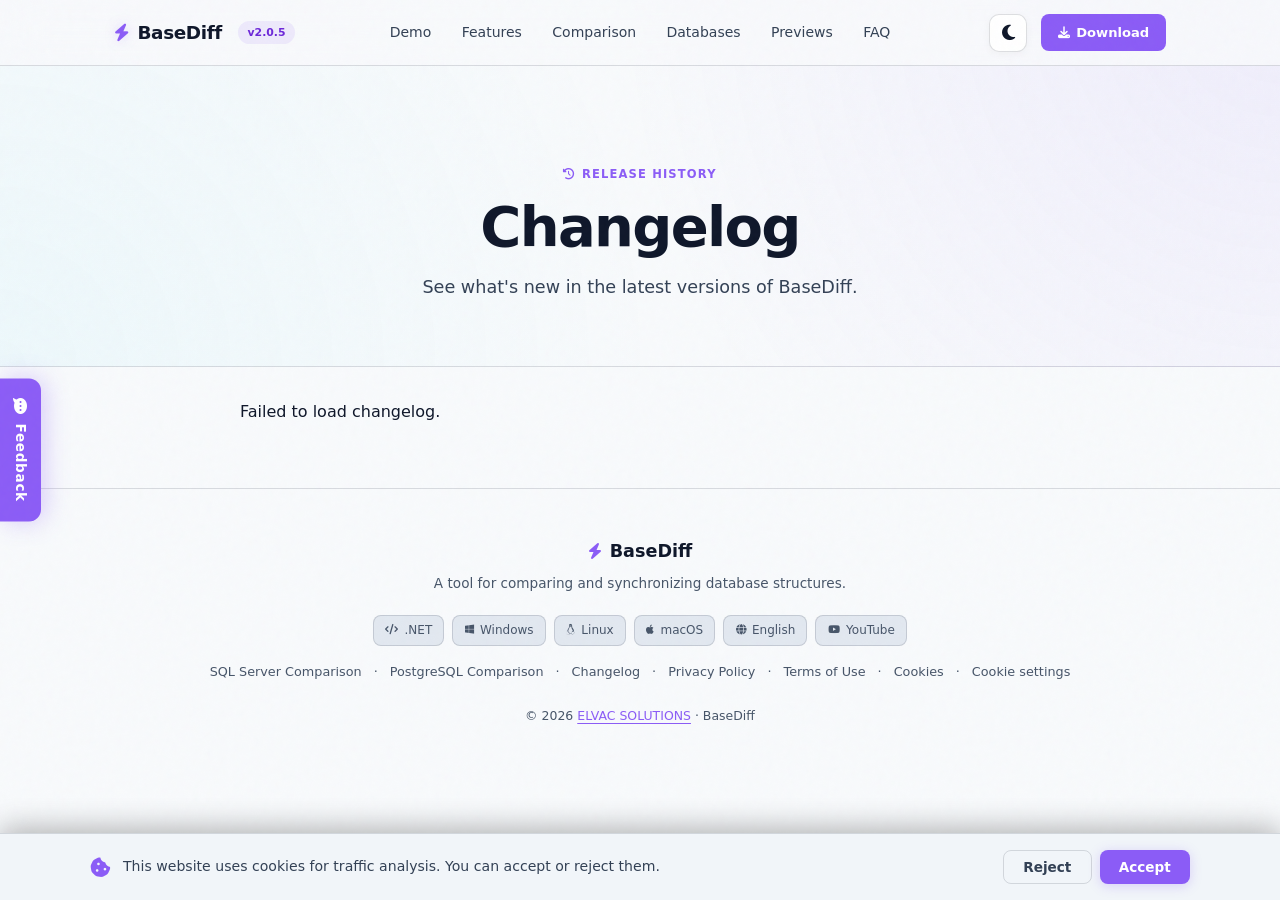
<file: changelog.html>
<!DOCTYPE html>
<html lang="en" id="root-html" data-theme="dark">

<head>
  <meta charset="UTF-8" />
  <meta name="viewport" content="width=device-width, initial-scale=1.0" />
  <meta name="theme-color" content="#09090b">
  <title>Changelog — BaseDiff</title>
  <link rel="canonical" href="https://basediff.com/changelog.html" />
  <link rel="icon" type="image/svg+xml" href="/favicon.svg" />
  <link rel="stylesheet" href="https://cdnjs.cloudflare.com/ajax/libs/font-awesome/6.6.0/css/all.min.css" />
  <link rel="stylesheet" href="/css/style.css?v=31" />
  <link rel="stylesheet" href="/css/legal.css?v=2" />
  <style>
    .changelog-list {
      max-width: 800px;
      margin: 2rem auto 4rem;
    }

    .changelog-item {
      background: var(--card);
      border: 1px solid var(--border);
      border-radius: var(--radius);
      padding: 2rem;
      margin-bottom: 2rem;
    }

    .changelog-header {
      display: flex;
      align-items: center;
      gap: 1rem;
      margin-bottom: 1rem;
    }

    .changelog-ver {
      background: var(--primary);
      color: #fff;
      padding: .2rem .8rem;
      border-radius: 100px;
      font-weight: 700;
      font-size: .85rem;
    }

    .changelog-date {
      color: var(--text3);
      font-size: .85rem;
      font-family: var(--mono);
    }

    .changelog-desc {
      font-weight: 600;
      margin-bottom: 1.2rem;
      color: var(--text);
    }

    .changelog-changes {
      list-style: none;
      padding: 0;
    }

    .changelog-changes li {
      font-size: .9rem;
      color: var(--text2);
      margin-bottom: .6rem;
      display: flex;
      align-items: flex-start;
      gap: .75rem;
      line-height: 1.5;
    }

    .changelog-changes li i {
      color: var(--green);
      font-size: .75rem;
      margin-top: .4rem;
    }
  </style>
</head>

<body>
  <div class="scroll-progress" id="scroll-progress"></div>

  <nav class="navbar" id="navbar">
    <div class="container navbar-inner">
      <div class="nav-left">
        <a href="/" class="nav-brand">
          <i class="fa-solid fa-bolt" aria-hidden="true"></i> BaseDiff
        </a>
        <span class="nav-version" id="nav-version">v2.0.5</span>
      </div>
      <div class="nav-links" id="nav-links">
        <a href="/#demo" data-i18n="nav_demo">Demo</a>
        <a href="/#features" data-i18n="nav_features">Features</a>
        <a href="/#comparison" data-i18n="nav_comparison">Comparison</a>
        <a href="/#databases" data-i18n="nav_databases">Databases</a>
        <a href="/#screenshots" data-i18n="nav_screenshots">Previews</a>
        <a href="/#faq" data-i18n="nav_faq">FAQ</a>
      </div>
      <div class="nav-right">
        <button class="theme-toggle" id="theme-toggle" aria-label="Toggle theme">
          <i class="fa-solid fa-sun" aria-hidden="true"></i>
          <i class="fa-solid fa-moon" aria-hidden="true"></i>
        </button>
        <a href="/#download" class="nav-cta">
          <i class="fa-solid fa-download" aria-hidden="true"></i>
          <span data-i18n="nav_download">Download</span>
        </a>
        <button class="nav-hamburger" id="nav-hamburger" aria-expanded="false">
          <i class="fa-solid fa-bars" id="hamburger-icon"></i>
        </button>
      </div>
    </div>
    <div class="mobile-menu" id="mobile-menu">
      <a href="/#demo" data-i18n="nav_demo">Demo</a>
      <a href="/#features" data-i18n="nav_features">Features</a>
      <a href="/#comparison" data-i18n="nav_comparison">Comparison</a>
      <a href="/#databases" data-i18n="nav_databases">Databases</a>
      <a href="/#screenshots" data-i18n="nav_screenshots">Previews</a>
      <a href="/#faq" data-i18n="nav_faq">FAQ</a>
      <a href="/#download" data-i18n="nav_download">Download</a>
    </div>
  </nav>


  <section class="legal-hero">
    <div class="container section-center">
      <div class="section-label"><i class="fa-solid fa-clock-rotate-left"></i> <span data-i18n="changelog_label">Release
          History</span></div>
      <h1 class="section-title" data-i18n="changelog_title">Changelog</h1>
      <p class="section-sub" data-i18n="changelog_sub">See what's new in the latest versions of BaseDiff.</p>
    </div>
  </section>

  <div class="container">
    <div id="changelog-container" class="changelog-list">
      <!-- Načte se přes JS -->
      <div class="center" style="padding: 3rem; color: var(--text3);">Loading releases...</div>
    </div>
  </div>



  <!-- ═══ FOOTER ═══ -->
  <footer>
    <div class="container">
      <a href="/" class="footer-brand"><i class="fa-solid fa-bolt" aria-hidden="true"></i> BaseDiff</a>
      <p>A tool for comparing and synchronizing database structures.</p>
      <div class="footer-tags">
        <span class="footer-tag"><i class="fa-solid fa-code" aria-hidden="true"></i> .NET</span>
        <span class="footer-tag"><i class="fa-brands fa-windows" aria-hidden="true"></i> Windows</span>
        <span class="footer-tag"><i class="fa-brands fa-linux" aria-hidden="true"></i> Linux</span>
        <span class="footer-tag"><i class="fa-brands fa-apple" aria-hidden="true"></i> macOS</span>
        <span class="footer-tag"><i class="fa-solid fa-globe" aria-hidden="true"></i> English</span>
        <a href="https://www.youtube.com/@BaseDiff" target="_blank" rel="noopener" class="footer-tag footer-tag-link">
          <i class="fa-brands fa-youtube" aria-hidden="true"></i> YouTube
        </a>
      </div>
      <div class="footer-legal">
        <a href="/compare-sql-server-schemas.html" data-i18n="nav_sql_compare">SQL Server Comparison</a>
        <span>·</span>
        <a href="/compare-postgresql-schemas.html" data-i18n="nav_pg_compare">PostgreSQL Comparison</a>
        <span>·</span>
        <a href="/changelog.html" data-i18n="nav_changelog">Changelog</a>
        <span>·</span>
        <a href="/privacy.html" data-i18n="nav_privacy">Privacy Policy</a>
        <span>·</span>
        <a href="/terms.html" data-i18n="nav_terms">Terms of Use</a>
        <span>·</span>
        <a href="/cookies.html" data-i18n="nav_cookies">Cookies</a>
        <span>·</span>
        <a href="#" onclick="openCookieSettings(); return false;" data-i18n="cookie_settings">Cookie settings</a>
      </div>
      <p class="footer-copy">
        © <span id="footer-year"></span>
        <a href="https://www.elvacsolutions.eu" target="_blank" rel="noopener" class="footer-link">ELVAC SOLUTIONS</a> ·
        BaseDiff
      </p>
    </div>
  </footer>

  <!-- Cookie Banner -->
  <div id="cookie-banner" class="cookie-banner" style="display:none;">
    <div class="cookie-banner-inner">
      <div class="cookie-banner-text">
        <i class="fa-solid fa-cookie-bite" aria-hidden="true"></i>
        <span>This website uses cookies for traffic analysis. You can accept or reject them.</span>
      </div>
      <div class="cookie-banner-buttons">
        <button id="cookie-reject" class="cookie-btn cookie-btn-reject">Reject</button>
        <button id="cookie-accept" class="cookie-btn cookie-btn-accept">Accept</button>
      </div>
    </div>
  </div>

  <!-- Back to top -->
  <button id="back-to-top" aria-label="Back to top">
    <i class="fa-solid fa-chevron-up"></i>
  </button>

  <script src="https://cdn.jsdelivr.net/npm/aos@2.3.4/dist/aos.js"></script>
  <script src="/js/app-config.js?v=5"></script>
  <script src="/js/main.js?v=1"></script>
  <script src="/js/legal-i18n.js?v=39"></script>
  <script src="/js/cookie-consent.js?v=4"></script>

  <script src='https://storage.ko-fi.com/cdn/scripts/overlay-widget.js'></script>
  <script>
    var kofiLabels = {
      cs: 'Podpořte nás',
      en: 'Support us'
    };

    var currentLang = localStorage.getItem('basediff-lang') || 'en';
    var kofiText = kofiLabels[currentLang] || kofiLabels.en;

    kofiWidgetOverlay.draw('basediff', {
      'type': 'floating-chat',
      'floating-chat.donateButton.text': kofiText,
      'floating-chat.donateButton.background-color': '#794bc4',
      'floating-chat.donateButton.text-color': '#fff'
    });
  </script>

  <!-- Changelog + verze — MUSÍ BÝT POSLEDNÍ -->
  <script>
    fetch('/api/changelog.php')
      .then(response => response.json())
      .then(data => {
        var container = document.getElementById('changelog-container');
        container.innerHTML = data.map(item => `
      <div class="changelog-item">
        <div class="changelog-header">
          <span class="changelog-ver">v${item.version}</span>
          <span class="changelog-date">${item.date}</span>
        </div>
        <p class="changelog-desc">${item.description}</p>
        <ul class="changelog-changes">
          ${item.changes.map(change => `
            <li><i class="fa-solid fa-check"></i> ${change}</li>
          `).join('')}
        </ul>
      </div>
    `).join('');
      })
      .catch(err => {
        document.getElementById('changelog-container').innerHTML = "Failed to load changelog.";
      });

    function updateNavVersion() {
      var config = window.BaseDiffConfig;
      if (!config || !config.version) {
        setTimeout(updateNavVersion, 100);
        return;
      }
      var elNav = document.getElementById('nav-version');
      if (elNav) elNav.textContent = 'v' + config.version;
    }

    // Počkáme na DOMContentLoaded pro případ, že defer ještě nedoběhl
    if (document.readyState === 'loading') {
      document.addEventListener('DOMContentLoaded', updateNavVersion);
    } else {
      updateNavVersion();
    }

    var footerYear = document.getElementById('footer-year');
    if (footerYear) footerYear.textContent = new Date().getFullYear();
  </script>

  <a href="/feedback.html" class="feedback-tab"><i class="fa-solid fa-comment-dots"></i> <span>Feedback</span></a>
  <script>
    // Scroll Progress
    window.addEventListener('scroll', () => {
      const scrollProgress = document.getElementById('scroll-progress');
      const winScroll = document.body.scrollTop || document.documentElement.scrollTop;
      const height = document.documentElement.scrollHeight - document.documentElement.clientHeight;
      const scrolled = (winScroll / height) * 100;
      if (scrollProgress) {
        scrollProgress.style.width = scrolled + "%";
      }
    });
  </script>
</body>

</html>
</file>
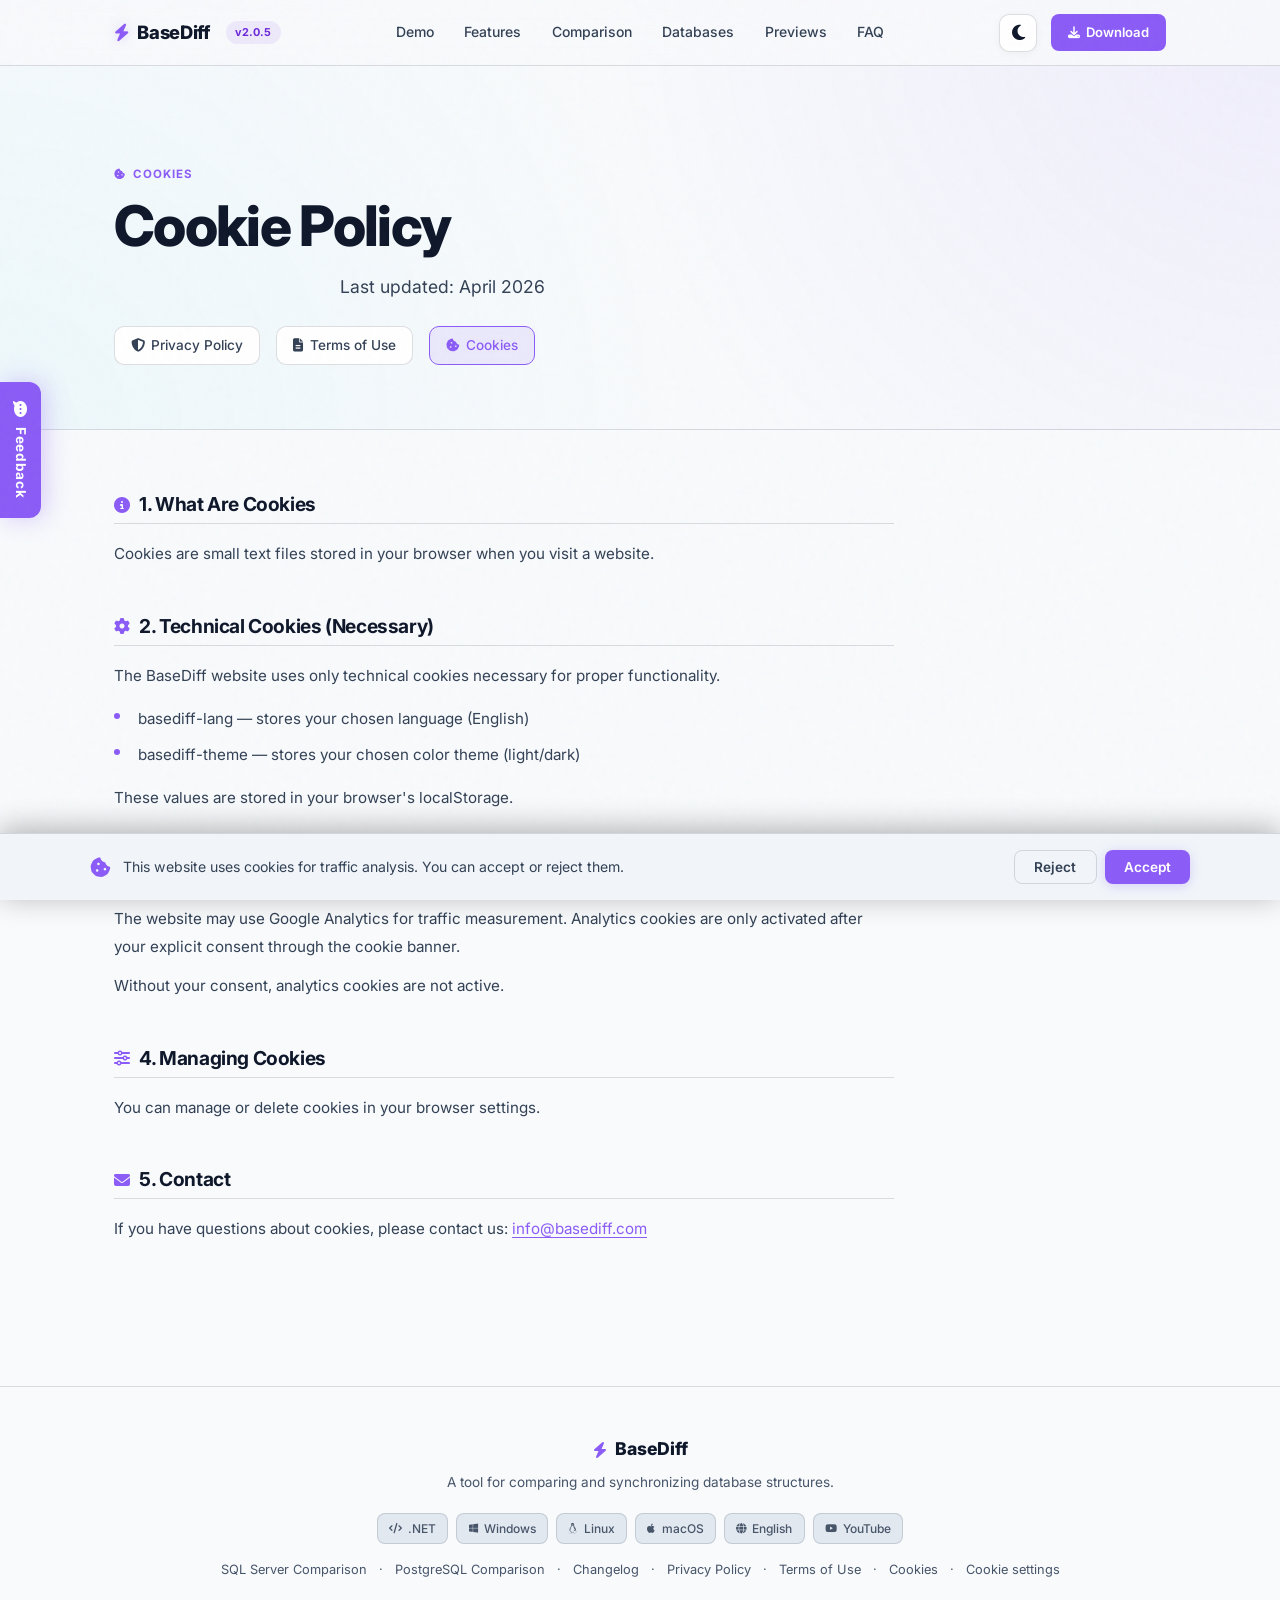
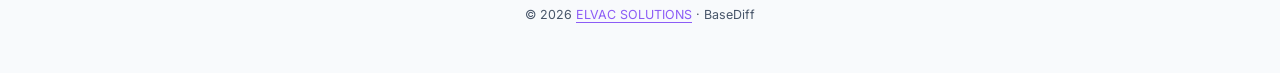
<file: cookies.html>
<!DOCTYPE html>
<html lang="en" id="root-html" data-theme="dark">

<head>
  <meta charset="UTF-8" />
  <meta name="viewport" content="width=device-width, initial-scale=1.0" />
  <meta name="theme-color" content="#09090b">
  <title>Cookies — BaseDiff</title>
  <meta name="description" content="Information about cookie usage on the BaseDiff website." />
  <meta name="robots" content="index, follow" />
  <link rel="canonical" href="https://basediff.com/cookies.html" />
  <link rel="icon" type="image/svg+xml" href="/favicon.svg" />
  <link rel="icon" type="image/x-icon" href="/favicon.ico" />
  <link rel="preconnect" href="https://fonts.googleapis.com" />
  <link rel="preconnect" href="https://fonts.gstatic.com" crossorigin />
  <link href="https://fonts.googleapis.com/css2?family=Inter:wght@400;500;600;700;800&display=swap&font-display=swap"
    rel="stylesheet">
  <link rel="stylesheet" href="https://cdnjs.cloudflare.com/ajax/libs/font-awesome/6.6.0/css/all.min.css" />
  <link rel="stylesheet" href="/css/style.css?v=31" />
  <link rel="stylesheet" href="/css/legal.css?v=2" />
</head>

<body>

  <!-- NAVBAR -->
  <nav class="navbar" id="navbar">
    <div class="container navbar-inner">
      <div class="nav-left">
        <a href="/" class="nav-brand">
          <i class="fa-solid fa-bolt" aria-hidden="true"></i> BaseDiff
        </a>
        <span class="nav-version" id="nav-version">v2.0.5</span>
      </div>
      <div class="nav-links" id="nav-links">
        <a href="/#demo" data-i18n="nav_demo">Demo</a>
        <a href="/#features" data-i18n="nav_features">Features</a>
        <a href="/#comparison" data-i18n="nav_comparison">Comparison</a>
        <a href="/#databases" data-i18n="nav_databases">Databases</a>
        <a href="/#screenshots" data-i18n="nav_screenshots">Previews</a>
        <a href="/#faq" data-i18n="nav_faq">FAQ</a>
      </div>
      <div class="nav-right">
        <button class="theme-toggle" id="theme-toggle" aria-label="Přepnout téma">
          <i class="fa-solid fa-sun" aria-hidden="true"></i>
          <i class="fa-solid fa-moon" aria-hidden="true"></i>
        </button>
        <a href="/#download" class="nav-cta">
          <i class="fa-solid fa-download" aria-hidden="true"></i>
          <span data-i18n="nav_download">Download</span>
        </a>
        <button class="nav-hamburger" id="nav-hamburger" aria-expanded="false">
          <i class="fa-solid fa-bars" id="hamburger-icon"></i>
        </button>
      </div>
    </div>
    <div class="mobile-menu" id="mobile-menu">
      <a href="/#demo" data-i18n="nav_demo">Demo</a>
      <a href="/#features" data-i18n="nav_features">Features</a>
      <a href="/#comparison" data-i18n="nav_comparison">Comparison</a>
      <a href="/#databases" data-i18n="nav_databases">Databases</a>
      <a href="/#screenshots" data-i18n="nav_screenshots">Previews</a>
      <a href="/#faq" data-i18n="nav_faq">FAQ</a>
      <a href="/#download" data-i18n="nav_download">Download</a>
    </div>
  </nav>

  <!-- HERO -->
  <div class="legal-hero">
    <div class="container">
      <div class="section-label">
        <i class="fa-solid fa-cookie-bite"></i>
        <span data-i18n="cookies_label">Cookies</span>
      </div>
      <h1 data-i18n="cookies_title">Cookie Policy</h1>
      <p data-i18n="cookies_updated">Last update: April 2026</p>
      <div class="legal-nav">
        <a href="/privacy.html" class="legal-nav-link">
          <i class="fa-solid fa-shield-halved"></i>
          <span data-i18n="nav_privacy">Privacy Policy</span>
        </a>
        <a href="/terms.html" class="legal-nav-link">
          <i class="fa-solid fa-file-lines"></i>
          <span data-i18n="nav_terms">Terms of Use</span>
        </a>
        <a href="/cookies.html" class="legal-nav-link active">
          <i class="fa-solid fa-cookie-bite"></i>
          <span data-i18n="nav_cookies">Cookies</span>
        </a>
      </div>
    </div>
  </div>

  <!-- CONTENT -->
  <div class="container">
    <div class="legal-content">

      <div class="legal-section">
        <h2><i class="fa-solid fa-circle-info"></i> <span data-i18n="cookies_s1_title">1. What are cookies</span></h2>
        <p data-i18n="cookies_s1_p1">Cookies are small text files stored in your browser when you visit a website.
          They are used to remember your preferences and improve your user experience.</p>
      </div>

      <div class="legal-section">
        <h2><i class="fa-solid fa-gear"></i> <span data-i18n="cookies_s2_title">2. Technické cookies (nezbytné)</span>
        </h2>
        <p data-i18n="cookies_s2_p1">Web BaseDiff používá pouze technické cookies, které jsou nezbytné pro správné
          fungování stránky. Tyto cookies nevyžadují váš souhlas.</p>
        <ul>
          <li data-i18n="cookies_s2_li1"><strong>basediff-lang</strong> — stores the selected language (English)</li>
          <li data-i18n="cookies_s2_li2"><strong>basediff-theme</strong> — uložení zvoleného barevného tématu
            (světlé/tmavé)</li>
        </ul>
        <p data-i18n="cookies_s2_p2">Tyto hodnoty jsou ukládány do localStorage prohlížeče, nikoli jako klasické
          cookies.</p>
      </div>

      <div class="legal-section">
        <h2><i class="fa-solid fa-chart-line"></i> <span data-i18n="cookies_s3_title">3. Analytické cookies
            (plánované)</span></h2>
        <p data-i18n="cookies_s3_p1">V budoucnu plánujeme nasazení analytického nástroje (Google Analytics nebo
          privacy-friendly alternativa). Analytické cookies budou aktivovány pouze po vašem výslovném souhlasu
          prostřednictvím cookie banneru.</p>
        <p data-i18n="cookies_s3_p2">Aktuálně analytické cookies NEJSOU aktivní.</p>
      </div>

      <div class="legal-section">
        <h2><i class="fa-solid fa-sliders"></i> <span data-i18n="cookies_s4_title">4. Správa cookies</span></h2>
        <p data-i18n="cookies_s4_p1">Cookies můžete spravovat nebo smazat v nastavení vašeho prohlížeče. Smazáním
          cookies dojde k resetování vašich preferencí (jazyk, téma).</p>
      </div>

      <div class="legal-section">
        <h2><i class="fa-solid fa-envelope"></i> <span data-i18n="cookies_s5_title">5. Kontakt</span></h2>
        <p>
          <span data-i18n="cookies_s5_p1">Máte-li dotazy ohledně cookies, kontaktujte nás:</span>
          <a href="mailto:info@basediff.com">info@basediff.com</a>
        </p>
      </div>

    </div>
  </div>

  <!-- FOOTER -->
  <footer>
    <div class="container">
      <a href="/" class="footer-brand"><i class="fa-solid fa-bolt"></i> BaseDiff</a>
      <p data-i18n="footer_desc">Nástroj pro porovnání a synchronizaci databázových struktur.</p>
      <div class="footer-tags">
        <span class="footer-tag"><i class="fa-solid fa-code"></i> .NET</span>
        <span class="footer-tag"><i class="fa-brands fa-windows"></i> Windows</span>
        <span class="footer-tag"><i class="fa-brands fa-linux"></i> Linux</span>
        <span class="footer-tag"><i class="fa-brands fa-apple"></i> macOS</span>
        <span class="footer-tag"><i class="fa-solid fa-globe"></i> English</span>
        <a href="https://www.youtube.com/@BaseDiff" target="_blank" rel="noopener" class="footer-tag footer-tag-link">
          <i class="fa-brands fa-youtube" aria-hidden="true"></i> YouTube
        </a>
      </div>
      <div class="footer-legal">
        <a href="/compare-sql-server-schemas.html" data-i18n="nav_sql_compare">SQL Server Comparison</a>
        <span>·</span>
        <a href="/compare-postgresql-schemas.html" data-i18n="nav_pg_compare">PostgreSQL Comparison</a>
        <span>·</span>
        <a href="/changelog.html" data-i18n="nav_changelog">Changelog</a>
        <span>·</span>
        <a href="/privacy.html" data-i18n="nav_privacy">Privacy Policy</a>
        <span>·</span>
        <a href="/terms.html" data-i18n="nav_terms">Terms of Use</a>
        <span>·</span>
        <a href="/cookies.html" data-i18n="nav_cookies">Cookies</a>
        <span>·</span>
        <a href="#" onclick="openCookieSettings(); return false;" data-i18n="cookie_settings">Cookie settings</a>
      </div>
      <p class="footer-copy">
        © <span id="footer-year"></span>
        <a href="https://www.elvacsolutions.eu" target="_blank" rel="noopener" class="footer-link">ELVAC SOLUTIONS</a> ·
        BaseDiff
      </p>
    </div>
  </footer>

  <!-- Back to top -->
  <button id="back-to-top" aria-label="Back to top">
    <i class="fa-solid fa-chevron-up"></i>
  </button>

  <!-- Cookie Banner -->
  <div id="cookie-banner" class="cookie-banner" style="display:none;">
    <div class="cookie-banner-inner">
      <div class="cookie-banner-text">
        <i class="fa-solid fa-cookie-bite" aria-hidden="true"></i>
        <span data-i18n="cookie_banner_text">This website uses cookies for traffic analysis. You can accept or reject
          them.</span>
      </div>
      <div class="cookie-banner-buttons">
        <button id="cookie-reject" class="cookie-btn cookie-btn-reject" data-i18n="cookie_reject">Reject</button>
        <button id="cookie-accept" class="cookie-btn cookie-btn-accept" data-i18n="cookie_accept">Accept</button>
      </div>
    </div>
  </div>

  <script src="https://cdn.jsdelivr.net/npm/aos@2.3.4/dist/aos.js"></script>
  <script src="/js/app-config.js?v=5"></script>
  <script src="/js/main.js?v=1"></script>
  <script src="/js/legal-i18n.js?v=39"></script>
  <script src="/js/cookie-consent.js?v=4"></script>

  <script src='https://storage.ko-fi.com/cdn/scripts/overlay-widget.js'></script>
  <script>
    var kofiLabels = {
      cs: 'Podpořte nás',
      en: 'Support us'
    };

    var currentLang = localStorage.getItem('basediff-lang') || 'en';
    var kofiText = kofiLabels[currentLang] || kofiLabels.en;

    kofiWidgetOverlay.draw('basediff', {
      'type': 'floating-chat',
      'floating-chat.donateButton.text': kofiText,
      'floating-chat.donateButton.background-color': '#794bc4',
      'floating-chat.donateButton.text-color': '#fff'
    });
  </script>

  <a href="/feedback.html" class="feedback-tab"><i class="fa-solid fa-comment-dots"></i> <span>Feedback</span></a>
</body>

</html>
</file>
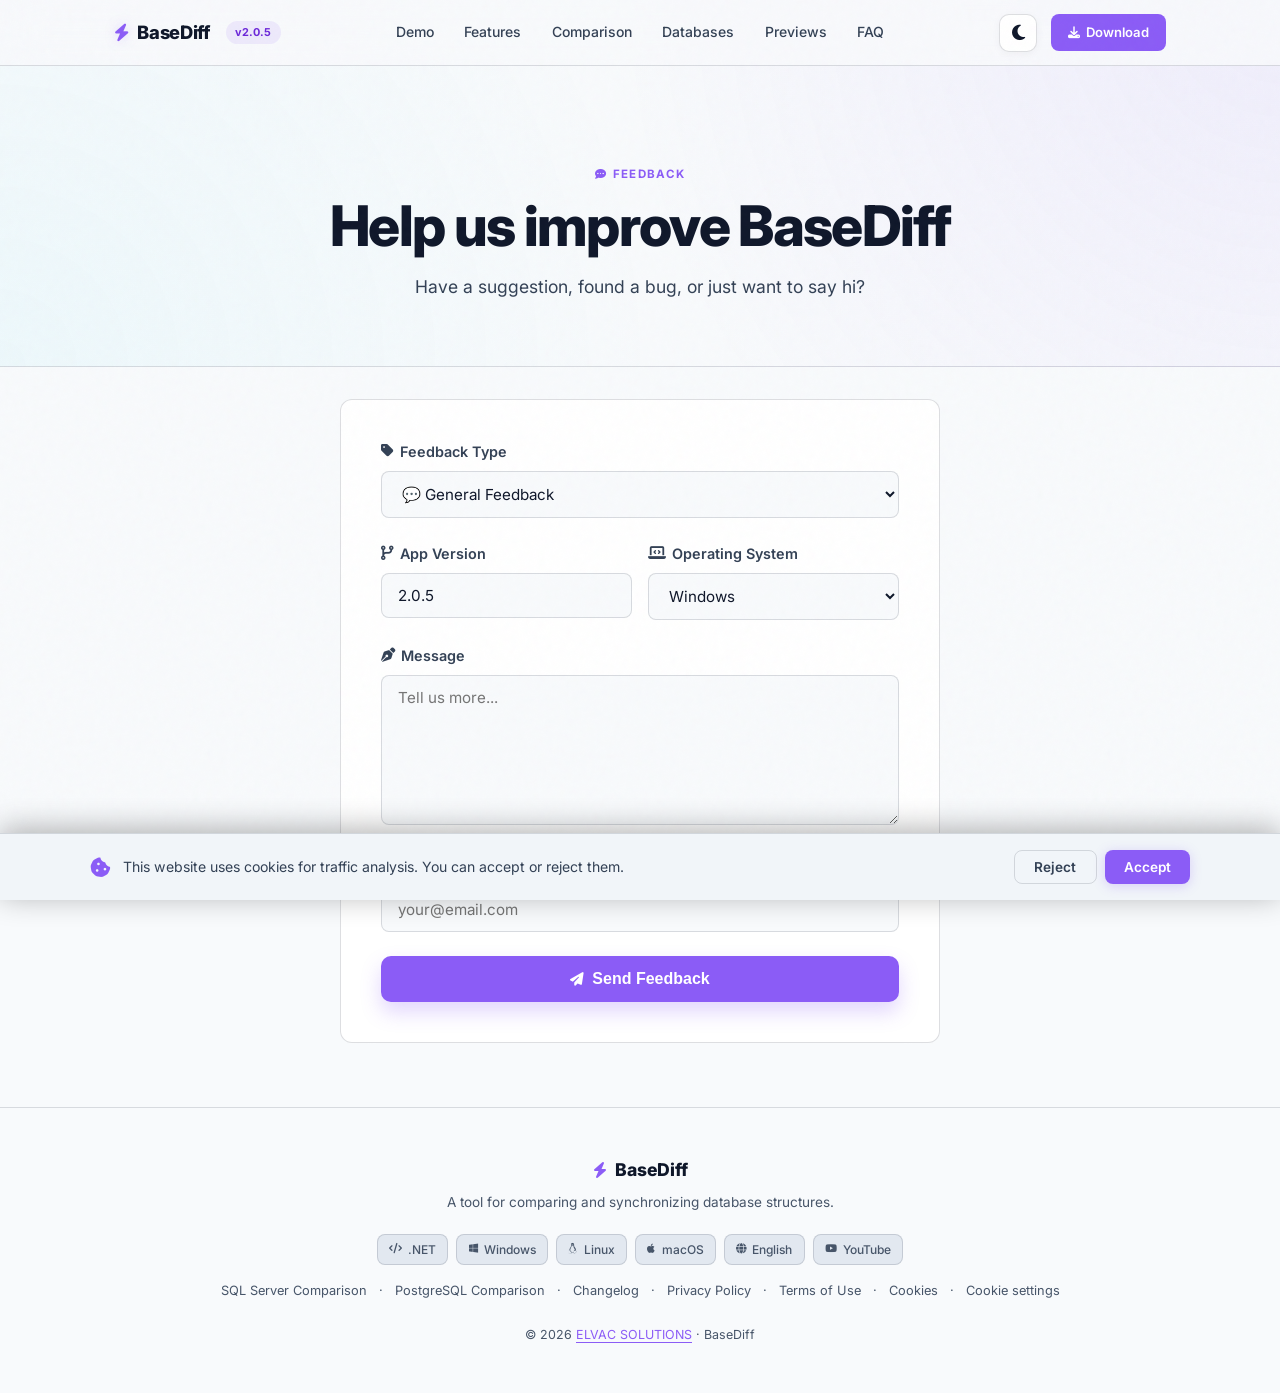
<file: feedback.html>
<!DOCTYPE html>
<html lang="en" id="root-html" data-theme="dark">

<head>
  <meta charset="UTF-8" />
  <meta name="viewport" content="width=device-width, initial-scale=1.0" />
  <meta name="theme-color" content="#09090b">
  <meta name="robots" content="noindex, nofollow" />
  <title>Feedback — BaseDiff</title>
  <link rel="icon" type="image/svg+xml" href="/favicon.svg" />
  <link rel="preconnect" href="https://fonts.googleapis.com" />
  <link rel="preconnect" href="https://fonts.gstatic.com" crossorigin />
  <link href="https://fonts.googleapis.com/css2?family=Inter:wght@400;500;600;700;800&display=swap" rel="stylesheet">
  <link rel="stylesheet" href="https://cdnjs.cloudflare.com/ajax/libs/font-awesome/6.6.0/css/all.min.css" />
  <link rel="stylesheet" href="/css/style.css?v=31" />
  <link rel="stylesheet" href="/css/legal.css?v=3" />
  <style>
    .feedback-card {
      max-width: 600px;
      margin: 2rem auto 4rem;
      background: var(--card);
      backdrop-filter: blur(15px);
      border: 1px solid var(--border);
      border-radius: var(--radius);
      padding: 2.5rem;
      transition: border-color .3s, background .3s;
    }

    .feedback-card:hover {
      border-color: rgba(var(--primary-rgb), 0.4);
      background: rgba(var(--primary-rgb), 0.02);
    }

    .form-group {
      margin-bottom: 1.5rem;
    }

    .form-group label {
      display: flex;
      align-items: center;
      gap: .4rem;
      margin-bottom: .5rem;
      font-size: .9rem;
      font-weight: 600;
      color: var(--text2);
    }

    .form-control {
      width: 100%;
      padding: .75rem 1rem;
      background: var(--bg);
      border: 1px solid var(--border);
      border-radius: 8px;
      color: var(--text);
      font-family: inherit;
      font-size: .95rem;
      transition: border-color .2s;
    }

    .form-control:focus {
      outline: none;
      border-color: var(--primary);
    }

    select.form-control {
      cursor: pointer;
      padding-right: 2.5rem;
      appearance: auto;
    }

    textarea.form-control {
      min-height: 150px;
      resize: vertical;
    }

    .feedback-meta {
      display: flex;
      gap: 1rem;
    }

    .feedback-meta .form-group {
      flex: 1;
    }

    #feedback-msg {
      padding: 1rem;
      border-radius: 8px;
      margin-bottom: 1.5rem;
      display: none;
      font-size: .9rem;
    }

    #feedback-msg.success {
      background: var(--tag-ok-bg);
      color: var(--tag-ok-text);
      border: 1px solid rgba(var(--green-rgb), 0.2);
      font-weight: 600;
    }

    #feedback-msg.error {
      background: rgba(var(--red-rgb), 0.1);
      color: var(--red);
      border: 1px solid rgba(var(--red-rgb), 0.2);
    }

    /* Honeypot - neviditelný pro uživatele */
    .hp-field {
      display: none !important;
    }

    @media (max-width: 640px) {
      .feedback-meta {
        flex-direction: column;
      }
    }
  </style>
</head>

<body>
  <div class="scroll-progress" id="scroll-progress"></div>

  <!-- ═══ NAVBAR ═══ -->
  <nav class="navbar" id="navbar">
    <div class="container navbar-inner">
      <div class="nav-left">
        <a href="/" class="nav-brand"><i class="fa-solid fa-bolt" aria-hidden="true"></i> BaseDiff</a>
        <span class="nav-version" id="nav-version">v2.0.5</span>
      </div>
      <div class="nav-links" id="nav-links">
        <a href="/#demo" data-i18n="nav_demo">Demo</a>
        <a href="/#features" data-i18n="nav_features">Features</a>
        <a href="/#comparison" data-i18n="nav_comparison">Comparison</a>
        <a href="/#databases" data-i18n="nav_databases">Databases</a>
        <a href="/#screenshots" data-i18n="nav_screenshots">Previews</a>
        <a href="/#faq" data-i18n="nav_faq">FAQ</a>
      </div>
      <div class="nav-right">
        <button class="theme-toggle" id="theme-toggle" aria-label="Toggle theme">
          <i class="fa-solid fa-sun" aria-hidden="true"></i>
          <i class="fa-solid fa-moon" aria-hidden="true"></i>
        </button>
        <a href="/#download" class="nav-cta">
          <i class="fa-solid fa-download" aria-hidden="true"></i>
          <span data-i18n="nav_download">Download</span>
        </a>
        <button class="nav-hamburger" id="nav-hamburger" aria-expanded="false">
          <i class="fa-solid fa-bars"></i>
        </button>
      </div>
    </div>
    <div class="mobile-menu" id="mobile-menu">
      <a href="/#demo" data-i18n="nav_demo">Demo</a>
      <a href="/#features" data-i18n="nav_features">Features</a>
      <a href="/#comparison" data-i18n="nav_comparison">Comparison</a>
      <a href="/#databases" data-i18n="nav_databases">Databases</a>
      <a href="/#screenshots" data-i18n="nav_screenshots">Previews</a>
      <a href="/#faq" data-i18n="nav_faq">FAQ</a>
      <a href="/#download" data-i18n="nav_download">Download</a>
    </div>
  </nav>

  <!-- ═══ HERO ═══ -->
  <section class="legal-hero">
    <div class="container section-center">
      <div class="section-label"><i class="fa-solid fa-comment-dots"></i> <span
          data-i18n="feedback_label">Feedback</span></div>
      <h1 class="section-title" data-i18n="feedback_title">Help us improve <span class="gradient">BaseDiff</span>
      </h1>
      <p class="section-sub" data-i18n="feedback_sub">Have a suggestion, found a bug or just want to write to us?</p>
    </div>
  </section>

  <!-- ═══ FORM ═══ -->
  <div class="container">
    <div class="feedback-card">
      <div id="feedback-msg"></div>
      <form id="feedback-form">

        <!-- Honeypot pole — ochrana proti robotům -->
        <div class="hp-field">
          <input type="text" name="website" tabindex="-1" autocomplete="off">
        </div>

        <div class="form-group">
          <label for="type"><i class="fa-solid fa-tag"></i> <span data-i18n="feedback_type_label">Typ zpětné
              vazby</span></label>
          <select id="type" name="type" class="form-control"
            data-i18n-options="feedback_type_general, feedback_type_bug, feedback_type_feature">
            <option value="general">💬 General Feedback</option>
            <option value="bug">🐛 Bug Report</option>
            <option value="feature">✨ Feature Request</option>
          </select>
        </div>

        <div class="feedback-meta">
          <div class="form-group">
            <label for="version"><i class="fa-solid fa-code-branch"></i> <span data-i18n="feedback_version_label">Verze
                aplikace</span></label>
            <input type="text" id="version" name="version" class="form-control"
              data-i18n-placeholder="feedback_version_placeholder" placeholder="e.g. 2.0.1">
          </div>
          <div class="form-group">
            <label for="os"><i class="fa-solid fa-laptop-code"></i> <span data-i18n="feedback_os_label">Operační
                systém</span></label>
            <select id="os" name="os" class="form-control"
              data-i18n-options="feedback_os_windows, feedback_os_linux, feedback_os_macos, feedback_os_other">
              <option value="windows">Windows</option>
              <option value="linux">Linux</option>
              <option value="macos">macOS</option>
              <option value="other">Other</option>
            </select>
          </div>
        </div>

        <div class="form-group">
          <label for="message"><i class="fa-solid fa-pen-nib"></i> <span
              data-i18n="feedback_message_label">Zpráva</span></label>
          <textarea id="message" name="message" class="form-control"
            data-i18n-placeholder="feedback_message_placeholder" placeholder="Tell us more..." required></textarea>
        </div>

        <div class="form-group">
          <label for="email"><i class="fa-solid fa-envelope"></i> <span data-i18n="feedback_email_label">Email
              (volitelný)</span></label>
          <input type="email" id="email" name="email" class="form-control"
            data-i18n-placeholder="feedback_email_placeholder" placeholder="your@email.com">
        </div>

        <button type="submit" class="btn-primary"
          style="width: 100%; justify-content: center; border: none; cursor: pointer; font-size: 1rem;">
          <i class="fa-solid fa-paper-plane"></i> <span data-i18n="feedback_submit">Send Feedback</span>
        </button>

      </form>
    </div>
  </div>

  <!-- ═══ FOOTER ═══ -->
  <footer>
    <div class="container">
      <a href="/" class="footer-brand"><i class="fa-solid fa-bolt" aria-hidden="true"></i> BaseDiff</a>
      <p data-i18n="footer_desc">A tool for comparing and synchronizing database structures.</p>
      <div class="footer-tags">
        <span class="footer-tag"><i class="fa-solid fa-code"></i> .NET</span>
        <span class="footer-tag"><i class="fa-brands fa-windows"></i> Windows</span>
        <span class="footer-tag"><i class="fa-brands fa-linux"></i> Linux</span>
        <span class="footer-tag"><i class="fa-brands fa-apple"></i> macOS</span>
        <span class="footer-tag"><i class="fa-solid fa-globe"></i> English</span>
        <a href="https://www.youtube.com/@BaseDiff" target="_blank" rel="noopener" class="footer-tag footer-tag-link">
          <i class="fa-brands fa-youtube"></i> YouTube
        </a>
      </div>
      <div class="footer-legal">
        <a href="/compare-sql-server-schemas.html" data-i18n="nav_sql_compare">SQL Server Comparison</a>
        <span>·</span>
        <a href="/compare-postgresql-schemas.html" data-i18n="nav_pg_compare">PostgreSQL Comparison</a>
        <span>·</span>
        <a href="/changelog.html" data-i18n="nav_changelog">Changelog</a>
        <span>·</span>
        <a href="/privacy.html" data-i18n="nav_privacy">Privacy Policy</a>
        <span>·</span>
        <a href="/terms.html" data-i18n="nav_terms">Terms of Use</a>
        <span>·</span>
        <a href="/cookies.html" data-i18n="nav_cookies">Cookies</a>
        <span>·</span>
        <a href="#" onclick="openCookieSettings(); return false;" data-i18n="cookie_settings">Cookie settings</a>
      </div>
      <p class="footer-copy">© <span id="footer-year"></span> <a href="https://www.elvacsolutions.eu" target="_blank"
          rel="noopener" class="footer-link">ELVAC SOLUTIONS</a> · BaseDiff</p>
    </div>
  </footer>

  <!-- Cookie Banner -->
  <div id="cookie-banner" class="cookie-banner" style="display:none;">
    <div class="cookie-banner-inner">
      <div class="cookie-banner-text">
        <i class="fa-solid fa-cookie-bite"></i>
        <span data-i18n="cookie_banner_text">This website uses cookies for traffic analysis.</span>
      </div>
      <div class="cookie-banner-buttons">
        <button id="cookie-reject" class="cookie-btn cookie-btn-reject" data-i18n="cookie_reject">Reject</button>
        <button id="cookie-accept" class="cookie-btn cookie-btn-accept" data-i18n="cookie_accept">Accept</button>
      </div>
    </div>
  </div>

  <button id="back-to-top" aria-label="Back to top"><i class="fa-solid fa-chevron-up"></i></button>

  <script src="/js/app-config.js?v=5"></script>
  <script src="/js/main.js?v=1"></script>
  <script src="/js/feedback-i18n.js?v=39"></script>
  <script src="/js/cookie-consent.js?v=2"></script>

  <script>
    document.addEventListener('DOMContentLoaded', function () {
      // Footer rok
      var footerYear = document.getElementById('footer-year');
      if (footerYear) footerYear.textContent = new Date().getFullYear();

      // Odeslání formuláře
      var form = document.getElementById('feedback-form');
      var msgBox = document.getElementById('feedback-msg');

      if (form) {
        form.addEventListener('submit', async function (e) {
          e.preventDefault();

          var hp = form.querySelector('input[name="website"]');
          if (hp && hp.value !== '') {
            form.style.display = 'none';
            msgBox.className = 'success';
            msgBox.style.display = 'block';
            msgBox.innerHTML = '<i class="fa-solid fa-check-circle"></i> Thank you!';
            return;
          }

          var submitBtn = form.querySelector('button[type="submit"]');
          submitBtn.disabled = true;
          submitBtn.innerHTML = '<i class="fa-solid fa-spinner fa-spin"></i> Sending...';

          var formData = new FormData(form);

          try {
            var resp = await fetch('/api/feedback-submit.php', { method: 'POST', body: formData });
            var result = await resp.json();

            if (result.status === 'ok') {
              form.style.display = 'none';
              msgBox.className = 'success';
              msgBox.style.display = 'block';
              var lang = localStorage.getItem('basediff-lang') || 'en';
              var successMsg = {
                en: '<i class="fa-solid fa-check-circle"></i> Thank you! Your feedback has been sent. We\'ll get back to you soon.',
                cs: '<i class="fa-solid fa-check-circle"></i> Děkujeme! Vaše zpětná vazba byla odeslána. Brzy se vám ozveme.'
              };
              msgBox.innerHTML = successMsg[lang] || successMsg.en;
            } else {
              throw new Error(result.error);
            }
          } catch (err) {
            msgBox.className = 'error';
            msgBox.style.display = 'block';
            var lang = localStorage.getItem('basediff-lang') || 'en';
            var errorPrefix = { en: 'Error: ', cs: 'Chyba: ' };
            msgBox.textContent = (errorPrefix[lang] || 'Error: ') + err.message;
            submitBtn.disabled = false;
            submitBtn.innerHTML = '<i class="fa-solid fa-paper-plane"></i> <span data-i18n="feedback_submit">Send Feedback</span>';
          }
        });
      }

    }); // konec DOMContentLoaded

  </script>

  <script>
    // Scroll Progress
    window.addEventListener('scroll', () => {
      const scrollProgress = document.getElementById('scroll-progress');
      const winScroll = document.body.scrollTop || document.documentElement.scrollTop;
      const height = document.documentElement.scrollHeight - document.documentElement.clientHeight;
      const scrolled = (winScroll / height) * 100;
      if (scrollProgress) {
        scrollProgress.style.width = scrolled + "%";
      }
    });
  </script>
</body>

</html>
</file>
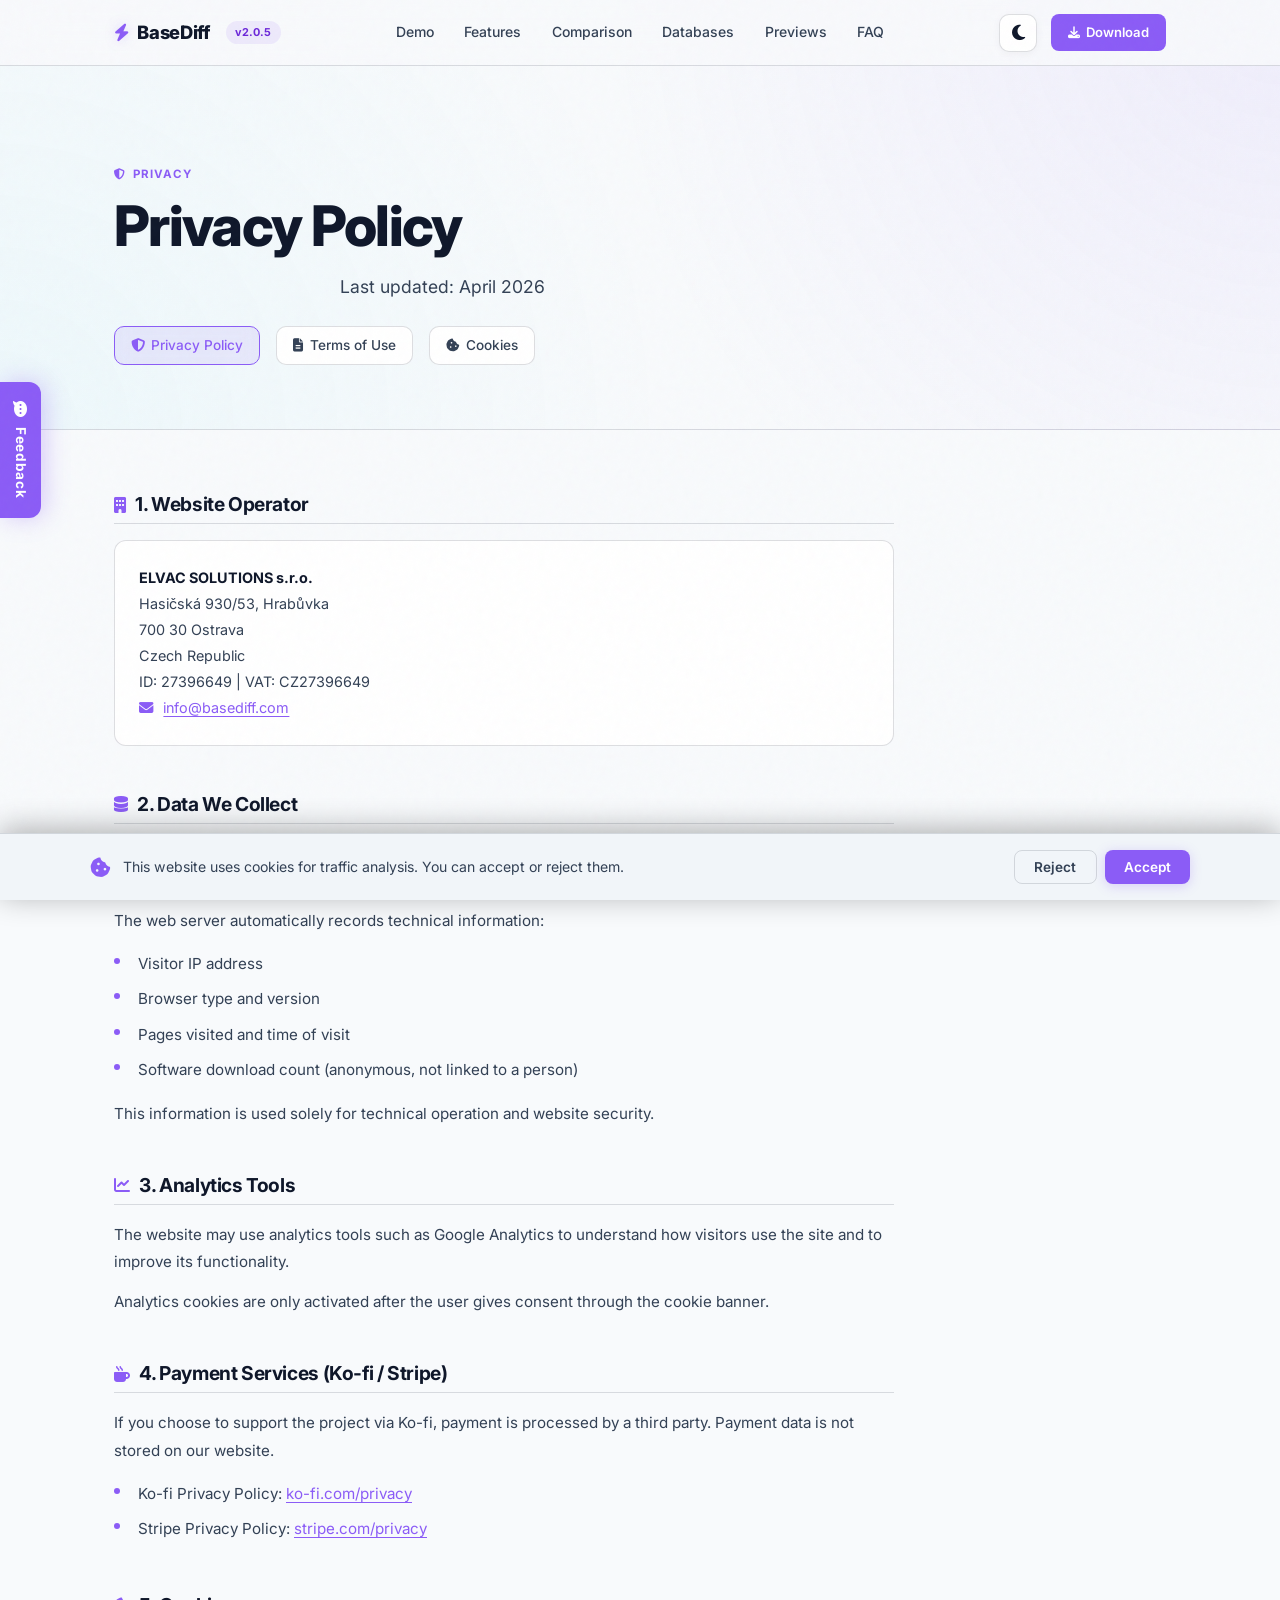
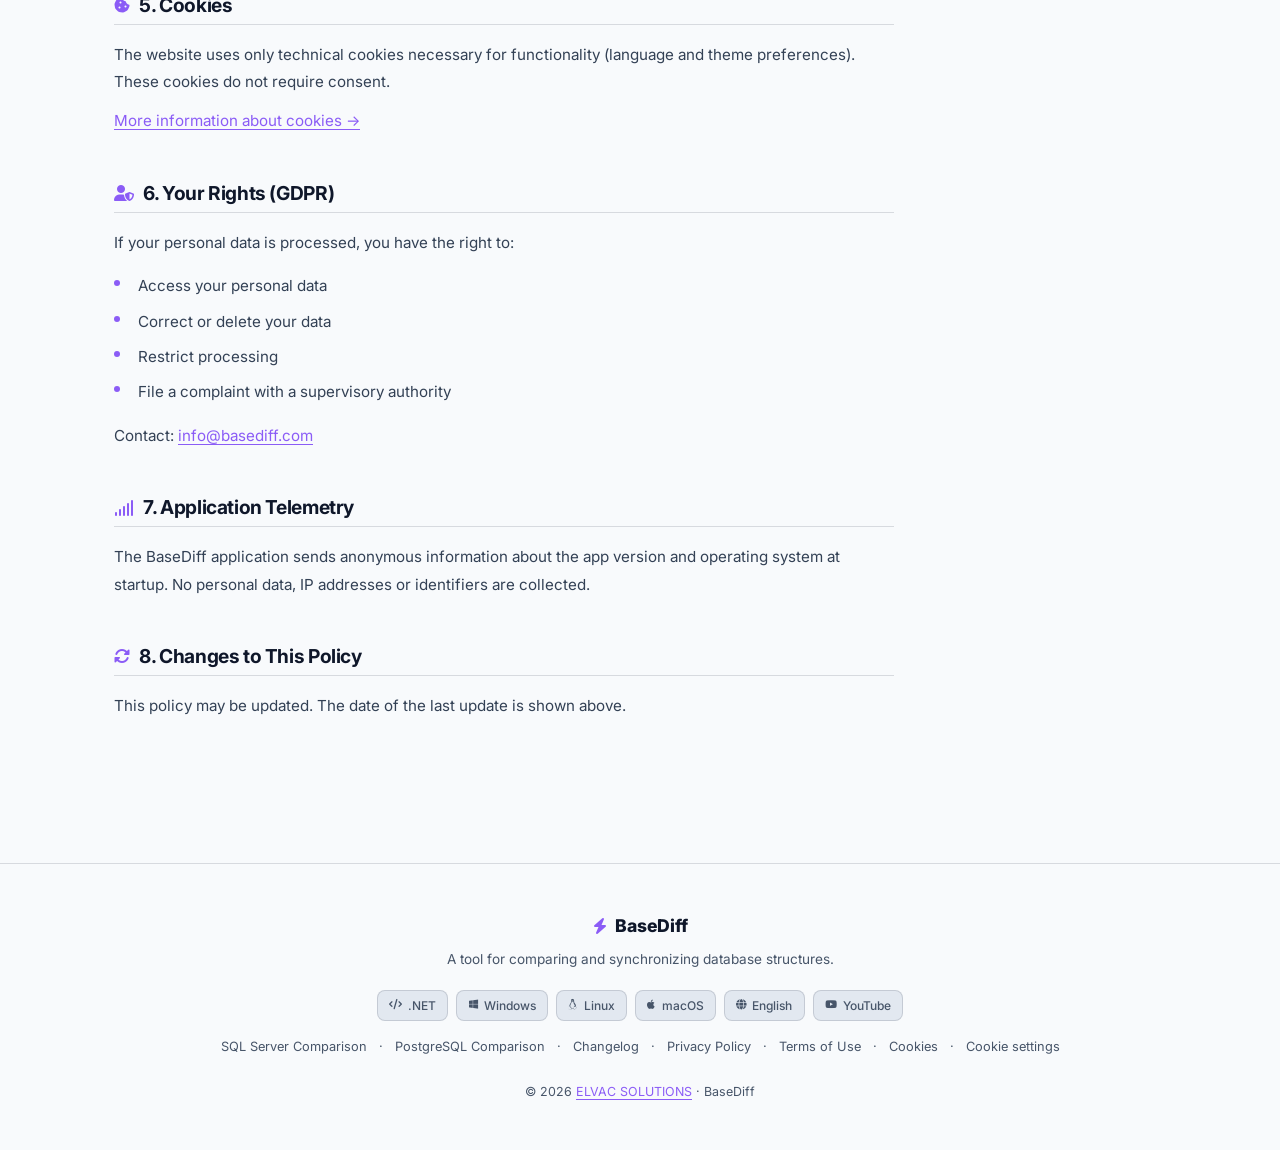
<file: privacy.html>
<!DOCTYPE html>
<html lang="en" id="root-html" data-theme="dark">

<head>
  <meta charset="UTF-8" />
  <meta name="viewport" content="width=device-width, initial-scale=1.0" />
  <meta name="theme-color" content="#09090b">
  <title>Privacy Policy — BaseDiff</title>
  <meta name="description"
    content="BaseDiff Privacy Policy. Learn how we handle your data and protect your privacy while using our database comparison tools." />
  <meta name="robots" content="index, follow" />
  <link rel="canonical" href="https://basediff.com/privacy.html" />
  <link rel="icon" type="image/svg+xml" href="/favicon.svg" />
  <link rel="icon" type="image/x-icon" href="/favicon.ico" />
  <link rel="preconnect" href="https://fonts.googleapis.com" />
  <link rel="preconnect" href="https://fonts.gstatic.com" crossorigin />
  <link href="https://fonts.googleapis.com/css2?family=Inter:wght@400;500;600;700;800&display=swap&font-display=swap"
    rel="stylesheet">
  <link rel="stylesheet" href="https://cdnjs.cloudflare.com/ajax/libs/font-awesome/6.6.0/css/all.min.css" />
  <link rel="stylesheet" href="/css/style.css?v=31" />
  <link rel="stylesheet" href="/css/legal.css?v=1" />
</head>

<body>

  <!-- NAVBAR -->
  <nav class="navbar" id="navbar">
    <div class="container navbar-inner">
      <div class="nav-left">
        <a href="/" class="nav-brand" aria-label="BaseDiff – domů">
          <i class="fa-solid fa-bolt" aria-hidden="true"></i> BaseDiff
        </a>
        <span class="nav-version" id="nav-version">v2.0.5</span>
      </div>
      <div class="nav-links" id="nav-links">
        <a href="/#demo" data-i18n="nav_demo">Demo</a>
        <a href="/#features" data-i18n="nav_features">Features</a>
        <a href="/#comparison" data-i18n="nav_comparison">Comparison</a>
        <a href="/#databases" data-i18n="nav_databases">Databases</a>
        <a href="/#screenshots" data-i18n="nav_screenshots">Previews</a>
        <a href="/#faq" data-i18n="nav_faq">FAQ</a>
      </div>
      <div class="nav-right">
        <button class="theme-toggle" id="theme-toggle" aria-label="Přepnout téma">
          <i class="fa-solid fa-sun" aria-hidden="true"></i>
          <i class="fa-solid fa-moon" aria-hidden="true"></i>
        </button>
        <a href="/#download" class="nav-cta">
          <i class="fa-solid fa-download" aria-hidden="true"></i>
          <span data-i18n="nav_download">Download</span>
        </a>
        <button class="nav-hamburger" id="nav-hamburger" aria-label="Otevřít menu" aria-expanded="false">
          <i class="fa-solid fa-bars" id="hamburger-icon" aria-hidden="true"></i>
        </button>
      </div>
    </div>
    <div class="mobile-menu" id="mobile-menu">
      <a href="/#demo" data-i18n="nav_demo">Demo</a>
      <a href="/#features" data-i18n="nav_features">Features</a>
      <a href="/#comparison" data-i18n="nav_comparison">Comparison</a>
      <a href="/#databases" data-i18n="nav_databases">Databases</a>
      <a href="/#screenshots" data-i18n="nav_screenshots">Previews</a>
      <a href="/#faq" data-i18n="nav_faq">FAQ</a>
      <a href="/#download" data-i18n="nav_download">Download</a>
    </div>
  </nav>

  <!-- HERO -->
  <div class="legal-hero">
    <div class="container">
      <div class="section-label">
        <i class="fa-solid fa-shield-halved"></i>
        <span data-i18n="privacy_label">Privacy Policy</span>
      </div>
      <h1 data-i18n="privacy_title">Privacy Policy</h1>
      <p data-i18n="privacy_updated">Last update: April 2026</p>
      <!-- Legal page navigation -->
      <div class="legal-nav">
        <a href="/privacy.html" class="legal-nav-link active">
          <i class="fa-solid fa-shield-halved"></i>
          <span data-i18n="nav_privacy">Privacy Policy</span>
        </a>
        <a href="/terms.html" class="legal-nav-link">
          <i class="fa-solid fa-file-lines"></i>
          <span data-i18n="nav_terms">Terms of Use</span>
        </a>
        <a href="/cookies.html" class="legal-nav-link">
          <i class="fa-solid fa-cookie-bite"></i>
          <span data-i18n="nav_cookies">Cookies</span>
        </a>
      </div>
    </div>
  </div>

  <!-- CONTENT -->
  <div class="container">
    <div class="legal-content">

      <!-- 1. Provozovatel -->
      <div class="legal-section">
        <h2><i class="fa-solid fa-building"></i> <span data-i18n="privacy_s1_title">1. Website Operator</span></h2>
        <div class="legal-info-box">
          <p><strong>ELVAC SOLUTIONS s.r.o.</strong></p>
          <p data-i18n="company_address_line1">Hasičská 930/53, Hrabůvka</p>
          <p data-i18n="company_address_line2">700 30 Ostrava</p>
          <p data-i18n="company_country">Česká republika</p>
          <p><span data-i18n="company_id">IČ: 27396649</span> | <span data-i18n="company_vat">DIČ: CZ27396649</span></p>
          <p>
            <i class="fa-solid fa-envelope" style="color:var(--primary);margin-right:.4rem;"></i>
            <a href="mailto:info@basediff.com">info@basediff.com</a>
          </p>
        </div>
      </div>

      <!-- 2. Jaké údaje sbíráme -->
      <div class="legal-section">
        <h2><i class="fa-solid fa-database"></i> <span data-i18n="privacy_s2_title">2. Jaké údaje zpracováváme</span>
        </h2>
        <p data-i18n="privacy_s2_p1">Web BaseDiff nevyžaduje registraci ani vytvoření účtu. Osobní údaje nejsou sbírány
          přímo.</p>
        <p data-i18n="privacy_s2_p2">Webový server automaticky zaznamenává technické informace:</p>
        <ul>
          <li data-i18n="privacy_s2_li1">IP adresa návštěvníka</li>
          <li data-i18n="privacy_s2_li2">Typ a verze prohlížeče</li>
          <li data-i18n="privacy_s2_li3">Navštívené stránky a čas návštěvy</li>
          <li data-i18n="privacy_s2_li4">Počet stažení softwaru (anonymně, bez vazby na osobu)</li>
        </ul>
        <p data-i18n="privacy_s2_p3">Tyto informace slouží výhradně k technickému provozu a bezpečnosti webu.</p>
      </div>

      <!-- 3. Analytics -->
      <div class="legal-section">
        <h2><i class="fa-solid fa-chart-line"></i> <span data-i18n="privacy_s3_title">3. Analytické nástroje</span></h2>
        <p data-i18n="privacy_s3_p1">V budoucnu plánujeme nasazení analytického nástroje (Google Analytics nebo
          alternativa). O této změně budeme uživatele informovat aktualizací těchto zásad a zobrazením cookie banneru.
        </p>
        <p data-i18n="privacy_s3_p2">Bez vašeho souhlasu nebudou analytické nástroje aktivovány.</p>
      </div>

      <!-- 4. Ko-fi a Stripe -->
      <div class="legal-section">
        <h2><i class="fa-solid fa-mug-hot"></i> <span data-i18n="privacy_s4_title">4. Platební služby (Ko-fi /
            Stripe)</span></h2>
        <p data-i18n="privacy_s4_p1">Pokud se rozhodnete podpořit projekt prostřednictvím Ko-fi, platba je zpracována
          třetí stranou. Platební údaje nejsou ukládány na našem webu.</p>
        <ul>
          <li>
            <span data-i18n="privacy_s4_li1">Ko-fi Privacy Policy:</span>
            <a href="https://more.ko-fi.com/privacy" target="_blank" rel="noopener">ko-fi.com/privacy</a>
          </li>
          <li>
            <span data-i18n="privacy_s4_li2">Stripe Privacy Policy:</span>
            <a href="https://stripe.com/privacy" target="_blank" rel="noopener">stripe.com/privacy</a>
          </li>
        </ul>
      </div>

      <!-- 5. Cookies -->
      <div class="legal-section">
        <h2><i class="fa-solid fa-cookie-bite"></i> <span data-i18n="privacy_s5_title">5. Cookies</span></h2>
        <p data-i18n="privacy_s5_p1">Web používá pouze technické cookies nezbytné pro fungování stránky (např. uložení
          zvoleného jazyka a barevného tématu). Tyto cookies nevyžadují souhlas.</p>
        <p>
          <a href="/cookies.html" data-i18n="privacy_s5_link">Více informací o cookies →</a>
        </p>
      </div>

      <!-- 6. Práva uživatelů -->
      <div class="legal-section">
        <h2><i class="fa-solid fa-user-shield"></i> <span data-i18n="privacy_s6_title">6. Vaše práva (GDPR)</span></h2>
        <p data-i18n="privacy_s6_p1">Pokud jsou zpracovávány vaše osobní údaje, máte právo na:</p>
        <ul>
          <li data-i18n="privacy_s6_li1">Přístup k osobním údajům</li>
          <li data-i18n="privacy_s6_li2">Opravu nebo výmaz údajů</li>
          <li data-i18n="privacy_s6_li3">Omezení zpracování</li>
          <li data-i18n="privacy_s6_li4">Podání stížnosti u dozorového úřadu (ÚOOÚ)</li>
        </ul>
        <p>
          <span data-i18n="privacy_s6_contact">Kontakt:</span>
          <a href="mailto:info@basediff.com">info@basediff.com</a>
        </p>
      </div>

      <!-- 7. Telemetrie -->
      <div class="legal-section">
        <h2><i class="fa-solid fa-signal"></i> <span data-i18n="privacy_s7_title">7. Telemetrie aplikace</span></h2>
        <p data-i18n="privacy_s7_p1">Aplikace BaseDiff při spuštění odesílá anonymní informaci o verzi aplikace a
          operačním systému. Nejsou sbírány žádné osobní údaje, IP adresy ani identifikátory.</p>
      </div>

      <!-- 8. Změny -->
      <div class="legal-section">
        <h2><i class="fa-solid fa-rotate"></i> <span data-i18n="privacy_s8_title">8. Změny těchto zásad</span></h2>
        <p data-i18n="privacy_s8_p1">Tyto zásady mohou být aktualizovány. Datum poslední aktualizace je uvedeno nahoře.
          Doporučujeme tuto stránku pravidelně kontrolovat.</p>
      </div>

    </div>
  </div>

  <!-- FOOTER -->
  <footer>
    <div class="container">
      <a href="/" class="footer-brand"><i class="fa-solid fa-bolt" aria-hidden="true"></i> BaseDiff</a>
      <p data-i18n="footer_desc">Nástroj pro porovnání a synchronizaci databázových struktur.</p>
      <div class="footer-tags">
        <span class="footer-tag"><i class="fa-solid fa-code"></i> .NET</span>
        <span class="footer-tag"><i class="fa-brands fa-windows"></i> Windows</span>
        <span class="footer-tag"><i class="fa-brands fa-linux"></i> Linux</span>
        <span class="footer-tag"><i class="fa-brands fa-apple"></i> macOS</span>
        <span class="footer-tag"><i class="fa-solid fa-globe"></i> English</span>
        <a href="https://www.youtube.com/@BaseDiff" target="_blank" rel="noopener" class="footer-tag footer-tag-link">
          <i class="fa-brands fa-youtube" aria-hidden="true"></i> YouTube
        </a>
      </div>
      <div class="footer-legal">
        <a href="/compare-sql-server-schemas.html" data-i18n="nav_sql_compare">SQL Server Comparison</a>
        <span>·</span>
        <a href="/compare-postgresql-schemas.html" data-i18n="nav_pg_compare">PostgreSQL Comparison</a>
        <span>·</span>
        <a href="/changelog.html" data-i18n="nav_changelog">Changelog</a>
        <span>·</span>
        <a href="/privacy.html" data-i18n="nav_privacy">Privacy Policy</a>
        <span>·</span>
        <a href="/terms.html" data-i18n="nav_terms">Terms of Use</a>
        <span>·</span>
        <a href="/cookies.html" data-i18n="nav_cookies">Cookies</a>
        <span>·</span>
        <a href="#" onclick="openCookieSettings(); return false;" data-i18n="cookie_settings">Cookie settings</a>
      </div>
      <p class="footer-copy">
        © <span id="footer-year"></span>
        <a href="https://www.elvacsolutions.eu" target="_blank" rel="noopener" class="footer-link">ELVAC SOLUTIONS</a> ·
        BaseDiff
      </p>
    </div>
  </footer>

  <!-- Back to top -->
  <button id="back-to-top" aria-label="Back to top">
    <i class="fa-solid fa-chevron-up"></i>
  </button>

  <!-- Cookie Banner -->
  <div id="cookie-banner" class="cookie-banner" style="display:none;">
    <div class="cookie-banner-inner">
      <div class="cookie-banner-text">
        <i class="fa-solid fa-cookie-bite" aria-hidden="true"></i>
        <span data-i18n="cookie_banner_text">This website uses cookies for traffic analysis. You can accept or reject
          them.</span>
      </div>
      <div class="cookie-banner-buttons">
        <button id="cookie-reject" class="cookie-btn cookie-btn-reject" data-i18n="cookie_reject">Reject</button>
        <button id="cookie-accept" class="cookie-btn cookie-btn-accept" data-i18n="cookie_accept">Accept</button>
      </div>
    </div>
  </div>

  <script src="https://cdn.jsdelivr.net/npm/aos@2.3.4/dist/aos.js"></script>
  <script src="/js/app-config.js?v=5"></script>
  <script src="/js/main.js?v=1"></script>
  <script src="/js/legal-i18n.js?v=39"></script>
  <script src="/js/cookie-consent.js?v=4"></script>

  <script src='https://storage.ko-fi.com/cdn/scripts/overlay-widget.js'></script>
  <script>
    var kofiLabels = {
      cs: 'Podpořte nás',
      en: 'Support us'
    };

    var currentLang = localStorage.getItem('basediff-lang') || 'en';
    var kofiText = kofiLabels[currentLang] || kofiLabels.en;

    kofiWidgetOverlay.draw('basediff', {
      'type': 'floating-chat',
      'floating-chat.donateButton.text': kofiText,
      'floating-chat.donateButton.background-color': '#794bc4',
      'floating-chat.donateButton.text-color': '#fff'
    });
  </script>

  <a href="/feedback.html" class="feedback-tab"><i class="fa-solid fa-comment-dots"></i> <span>Feedback</span></a>
</body>

</html>
</file>
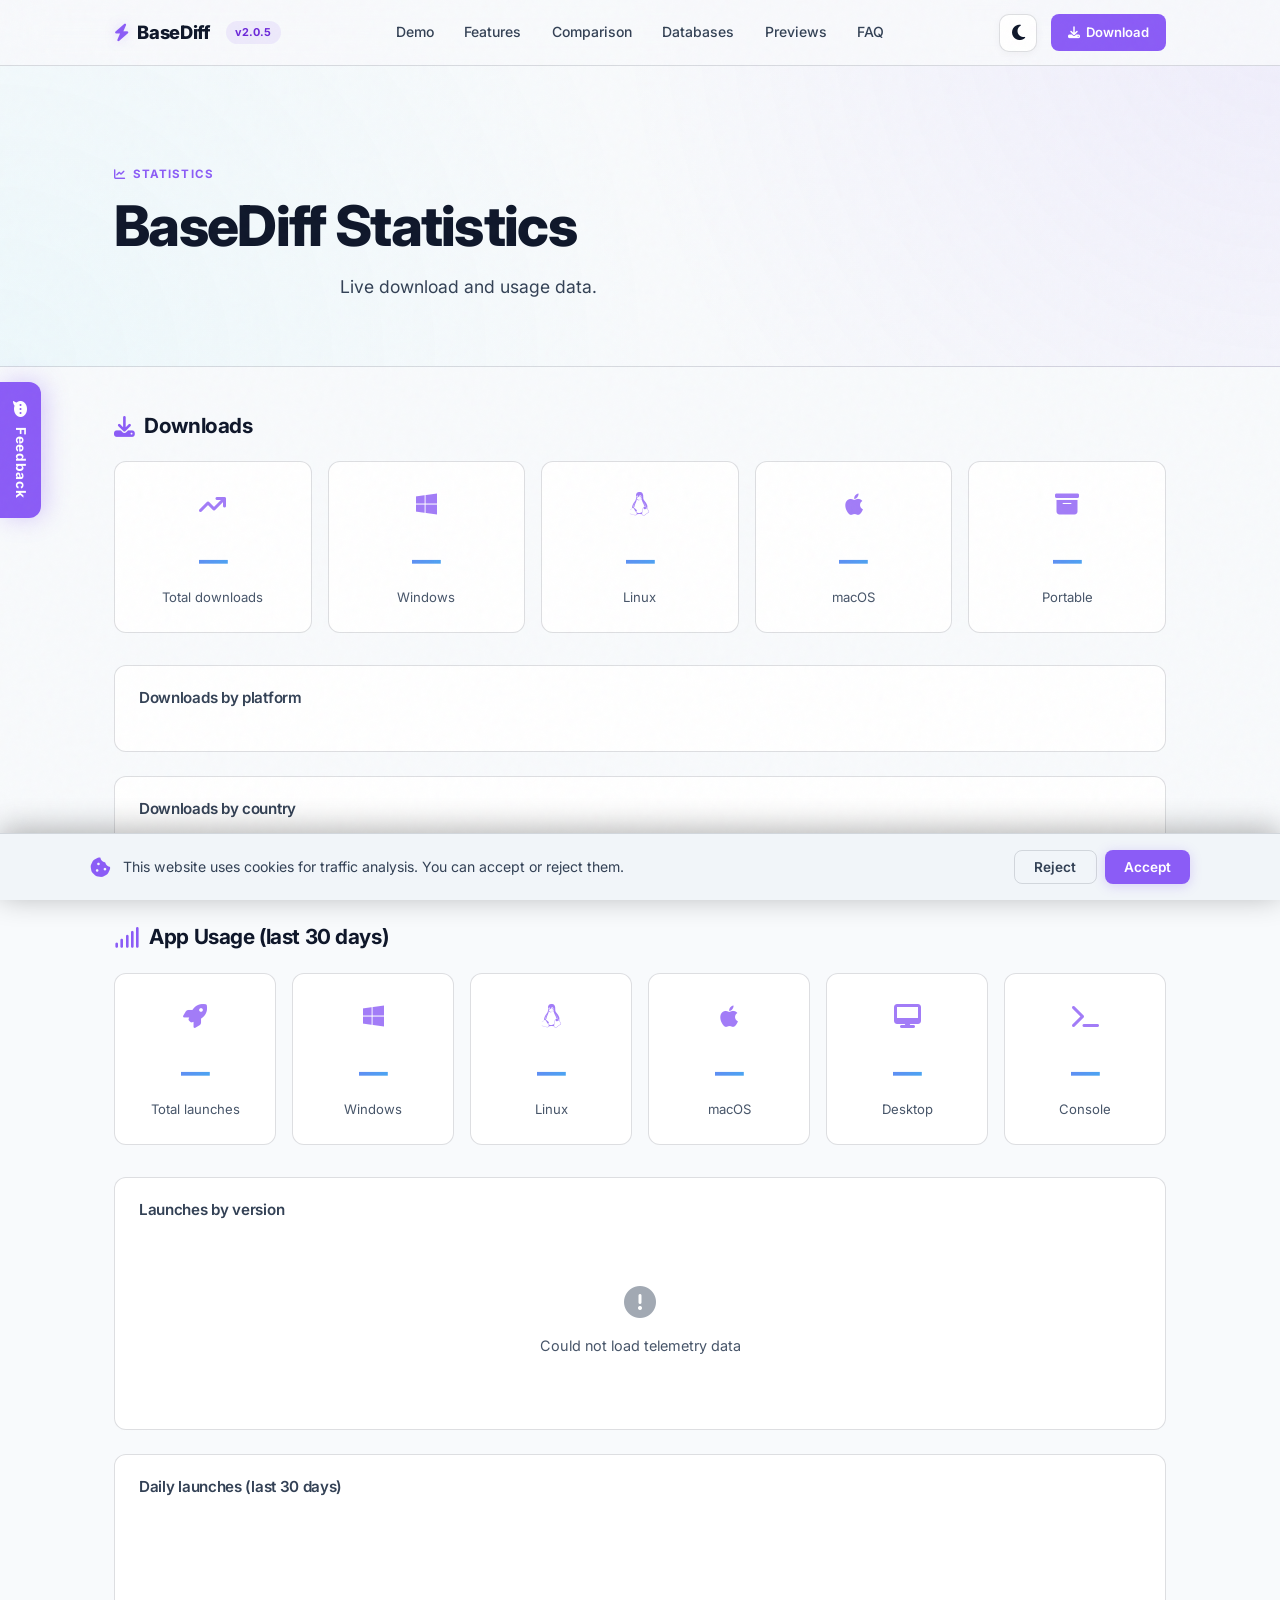
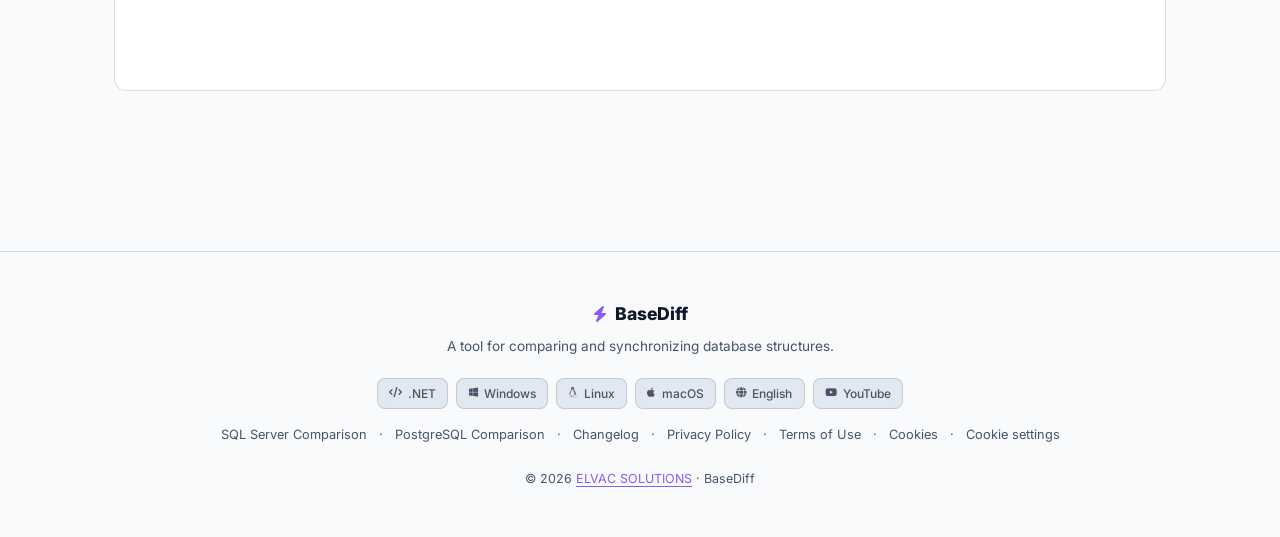
<file: stats.html>
<!DOCTYPE html>
<html lang="en" id="root-html" data-theme="dark">

<head>
  <meta charset="UTF-8" />
  <meta name="viewport" content="width=device-width, initial-scale=1.0" />
  <meta name="theme-color" content="#09090b">
  <title>Stats — BaseDiff</title>
  <meta name="description"
    content="BaseDiff is a desktop application for comparing and synchronizing database structures. It generates SQL scripts (CREATE, ALTER, DROP) for MS SQL Server and PostgreSQL. Free for Windows, Linux and macOS." />
  <meta name="robots" content="index, follow" />
  <link rel="canonical" href="https://basediff.com/stats.html" />
  <link rel="icon" type="image/svg+xml" href="/favicon.svg" />
  <link rel="icon" type="image/x-icon" href="/favicon.ico" />
  <link rel="preconnect" href="https://fonts.googleapis.com" />
  <link rel="preconnect" href="https://fonts.gstatic.com" crossorigin />
  <link href="https://fonts.googleapis.com/css2?family=Inter:wght@400;500;600;700;800&display=swap&font-display=swap"
    rel="stylesheet">
  <link rel="stylesheet" href="https://cdnjs.cloudflare.com/ajax/libs/font-awesome/6.6.0/css/all.min.css" />
  <link rel="stylesheet" href="/css/style.css?v=31" />
  <link rel="stylesheet" href="/css/legal.css?v=2" />
  <link rel="stylesheet" href="/css/stats.css?v=4" />

  <!-- Open Graph -->
  <meta property="og:type" content="website" />
  <meta property="og:url" content="https://basediff.com/stats.html" />
  <meta property="og:title" content="BaseDiff — Schema comparison, script generation" />
  <meta property="og:description"
    content="Compare database schemas and generate update SQL scripts. Fast, accurate, cross-platform tool for DBAs and developers." />
  <meta property="og:image" content="https://basediff.com/og-image.png" />
  <meta property="og:image:width" content="1200" />
  <meta property="og:image:height" content="630" />
  <meta property="og:locale" content="en_US" />
  <meta property="og:locale:alternate" content="cs_CZ" />
  <meta property="og:site_name" content="BaseDiff" />
</head>

<body>

  <!-- NAVBAR -->
  <nav class="navbar" id="navbar">
    <div class="container navbar-inner">
      <div class="nav-left">
        <a href="/" class="nav-brand">
          <i class="fa-solid fa-bolt" aria-hidden="true"></i> BaseDiff
        </a>
        <span class="nav-version" id="nav-version">v2.0.5</span>
      </div>
      <div class="nav-links" id="nav-links">
        <a href="/#demo" data-i18n="nav_demo">Demo</a>
        <a href="/#features" data-i18n="nav_features">Features</a>
        <a href="/#comparison" data-i18n="nav_comparison">Comparison</a>
        <a href="/#databases" data-i18n="nav_databases">Databases</a>
        <a href="/#screenshots" data-i18n="nav_screenshots">Previews</a>
        <a href="/#faq" data-i18n="nav_faq">FAQ</a>
      </div>
      <div class="nav-right">
        <button class="theme-toggle" id="theme-toggle" aria-label="Toggle theme">
          <i class="fa-solid fa-sun" aria-hidden="true"></i>
          <i class="fa-solid fa-moon" aria-hidden="true"></i>
        </button>
        <a href="/#download" class="nav-cta">
          <i class="fa-solid fa-download" aria-hidden="true"></i>
          <span data-i18n="nav_download">Download</span>
        </a>
        <button class="nav-hamburger" id="nav-hamburger" aria-expanded="false">
          <i class="fa-solid fa-bars" id="hamburger-icon"></i>
        </button>
      </div>
    </div>
    <div class="mobile-menu" id="mobile-menu">
      <a href="/#demo" data-i18n="nav_demo">Demo</a>
      <a href="/#features" data-i18n="nav_features">Features</a>
      <a href="/#comparison" data-i18n="nav_comparison">Comparison</a>
      <a href="/#databases" data-i18n="nav_databases">Databases</a>
      <a href="/#screenshots" data-i18n="nav_screenshots">Previews</a>
      <a href="/#faq" data-i18n="nav_faq">FAQ</a>
      <a href="/#download" data-i18n="nav_download">Download</a>
    </div>
  </nav>

  <!-- HERO -->
  <div class="legal-hero">
    <div class="container">
      <div class="section-label">
        <i class="fa-solid fa-chart-line"></i>
        <span data-i18n="stats_label">Statistics</span>
      </div>
      <h1 data-i18n="stats_title">BaseDiff Statistics</h1>
      <p data-i18n="stats_sub">Live download and usage data.</p>
    </div>
  </div>

  <!-- CONTENT -->
  <div class="container">
    <div class="stats-page">

      <!-- Downloads overview -->
      <div class="stats-section">
        <h2><i class="fa-solid fa-download"></i> <span data-i18n="stats_downloads_title">Downloads</span></h2>
        <div class="stats-cards" id="download-stats">
          <div class="stats-card">
            <div class="stats-card-icon"><i class="fa-solid fa-arrow-trend-up"></i></div>
            <div class="stats-card-value" id="stats-dl-total">—</div>
            <div class="stats-card-label" data-i18n="stats_total">Total downloads</div>
          </div>
          <div class="stats-card">
            <div class="stats-card-icon"><i class="fa-brands fa-windows"></i></div>
            <div class="stats-card-value" id="stats-dl-windows">—</div>
            <div class="stats-card-label">Windows</div>
          </div>
          <div class="stats-card">
            <div class="stats-card-icon"><i class="fa-brands fa-linux"></i></div>
            <div class="stats-card-value" id="stats-dl-linux">—</div>
            <div class="stats-card-label">Linux</div>
          </div>
          <div class="stats-card">
            <div class="stats-card-icon"><i class="fa-brands fa-apple"></i></div>
            <div class="stats-card-value" id="stats-dl-macos">—</div>
            <div class="stats-card-label">macOS</div>
          </div>
          <div class="stats-card">
            <div class="stats-card-icon"><i class="fa-solid fa-box-archive"></i></div>
            <div class="stats-card-value" id="stats-dl-portable">—</div>
            <div class="stats-card-label">Portable</div>
          </div>
        </div>

        <!-- Download bar chart -->
        <div class="stats-chart-container">
          <h3 data-i18n="stats_by_platform">Downloads by platform</h3>
          <div class="stats-bar-chart" id="dl-bar-chart"></div>
        </div>

        <!-- TOP 10 zemí -->
        <div class="stats-chart-container">
          <h3 data-i18n="stats_by_country">Downloads by country</h3>
          <div class="stats-bar-chart" id="countries-bar-chart"></div>
        </div>
      </div>

      <!-- Telemetry -->
      <div class="stats-section">
        <h2><i class="fa-solid fa-signal"></i> <span data-i18n="stats_telemetry_title">App Usage (last 30 days)</span>
        </h2>
        <div class="stats-cards" id="telemetry-stats">
          <div class="stats-card">
            <div class="stats-card-icon"><i class="fa-solid fa-rocket"></i></div>
            <div class="stats-card-value" id="stats-tel-total">—</div>
            <div class="stats-card-label" data-i18n="stats_launches">Total launches</div>
          </div>
          <div class="stats-card">
            <div class="stats-card-icon"><i class="fa-brands fa-windows"></i></div>
            <div class="stats-card-value" id="stats-tel-windows">—</div>
            <div class="stats-card-label">Windows</div>
          </div>
          <div class="stats-card">
            <div class="stats-card-icon"><i class="fa-brands fa-linux"></i></div>
            <div class="stats-card-value" id="stats-tel-linux">—</div>
            <div class="stats-card-label">Linux</div>
          </div>
          <div class="stats-card">
            <div class="stats-card-icon"><i class="fa-brands fa-apple"></i></div>
            <div class="stats-card-value" id="stats-tel-macos">—</div>
            <div class="stats-card-label">macOS</div>
          </div>
          <div class="stats-card">
            <div class="stats-card-icon"><i class="fa-solid fa-desktop"></i></div>
            <div class="stats-card-value" id="stats-tel-desktop">—</div>
            <div class="stats-card-label" data-i18n="stats_type_desktop">Desktop</div>
          </div>
          <div class="stats-card">
            <div class="stats-card-icon"><i class="fa-solid fa-terminal"></i></div>
            <div class="stats-card-value" id="stats-tel-console">—</div>
            <div class="stats-card-label" data-i18n="stats_type_console">Console</div>
          </div>
        </div>

        <!-- Version breakdown -->
        <div class="stats-chart-container">
          <h3 data-i18n="stats_by_version">Launches by version</h3>
          <div class="stats-bar-chart" id="version-bar-chart"></div>
        </div>

        <!-- Daily chart -->
        <div class="stats-chart-container">
          <h3 data-i18n="stats_daily">Daily launches (last 30 days)</h3>
          <div class="stats-daily-chart" id="daily-chart"></div>
        </div>
      </div>

    </div>
  </div>

  <!-- FOOTER -->
  <footer>
    <div class="container">
      <a href="/" class="footer-brand"><i class="fa-solid fa-bolt"></i> BaseDiff</a>
      <p data-i18n="footer_desc">A tool for comparing and synchronizing database structures.</p>
      <div class="footer-tags">
        <span class="footer-tag"><i class="fa-solid fa-code"></i> .NET</span>
        <span class="footer-tag"><i class="fa-brands fa-windows"></i> Windows</span>
        <span class="footer-tag"><i class="fa-brands fa-linux"></i> Linux</span>
        <span class="footer-tag"><i class="fa-brands fa-apple"></i> macOS</span>
        <span class="footer-tag"><i class="fa-solid fa-globe"></i> English</span>
        <a href="https://www.youtube.com/@BaseDiff" target="_blank" rel="noopener" class="footer-tag footer-tag-link">
          <i class="fa-brands fa-youtube" aria-hidden="true"></i> YouTube
        </a>
      </div>
      <div class="footer-legal">
        <a href="/compare-sql-server-schemas.html" data-i18n="nav_sql_compare">SQL Server Comparison</a>
        <span>·</span>
        <a href="/compare-postgresql-schemas.html" data-i18n="nav_pg_compare">PostgreSQL Comparison</a>
        <span>·</span>
        <a href="/changelog.html" data-i18n="nav_changelog">Changelog</a>
        <span>·</span>
        <a href="/privacy.html" data-i18n="nav_privacy">Privacy Policy</a>
        <span>·</span>
        <a href="/terms.html" data-i18n="nav_terms">Terms of Use</a>
        <span>·</span>
        <a href="/cookies.html" data-i18n="nav_cookies">Cookies</a>
        <span>·</span>
        <a href="#" onclick="openCookieSettings(); return false;" data-i18n="cookie_settings">Cookie settings</a>
      </div>
      <p class="footer-copy">
        © <span id="footer-year"></span>
        <a href="https://www.elvacsolutions.eu" target="_blank" rel="noopener" class="footer-link">ELVAC SOLUTIONS</a> ·
        BaseDiff
      </p>
    </div>
  </footer>

  <!-- Cookie Banner -->
  <div id="cookie-banner" class="cookie-banner" style="display:none;">
    <div class="cookie-banner-inner">
      <div class="cookie-banner-text">
        <i class="fa-solid fa-cookie-bite" aria-hidden="true"></i>
        <span data-i18n="cookie_banner_text">This website uses cookies for traffic analysis. You can accept or reject
          them.</span>
      </div>
      <div class="cookie-banner-buttons">
        <button id="cookie-reject" class="cookie-btn cookie-btn-reject" data-i18n="cookie_reject">Reject</button>
        <button id="cookie-accept" class="cookie-btn cookie-btn-accept" data-i18n="cookie_accept">Accept</button>
      </div>
    </div>
  </div>


  <!-- Back to top -->
  <button id="back-to-top" aria-label="Back to top">
    <i class="fa-solid fa-chevron-up"></i>
  </button>

  <script src="https://cdn.jsdelivr.net/npm/aos@2.3.4/dist/aos.js"></script>
  <script src="/js/app-config.js?v=5"></script>
  <script src="/js/main.js?v=1"></script>
  <script src="/js/stats.js?v=5"></script>
  <script src="/js/legal-i18n.js?v=39"></script>
  <script src="/js/cookie-consent.js?v=4"></script>

  <script src='https://storage.ko-fi.com/cdn/scripts/overlay-widget.js'></script>
  <script>
    var kofiLabels = {
      cs: 'Podpořte nás',
      en: 'Support us'
    };

    var currentLang = localStorage.getItem('basediff-lang') || 'en';
    var kofiText = kofiLabels[currentLang] || kofiLabels.en;

    kofiWidgetOverlay.draw('basediff', {
      'type': 'floating-chat',
      'floating-chat.donateButton.text': kofiText,
      'floating-chat.donateButton.background-color': '#794bc4',
      'floating-chat.donateButton.text-color': '#fff'
    });
  </script>

  <a href="/feedback.html" class="feedback-tab"><i class="fa-solid fa-comment-dots"></i> <span>Feedback</span></a>
</body>

</html>
</file>
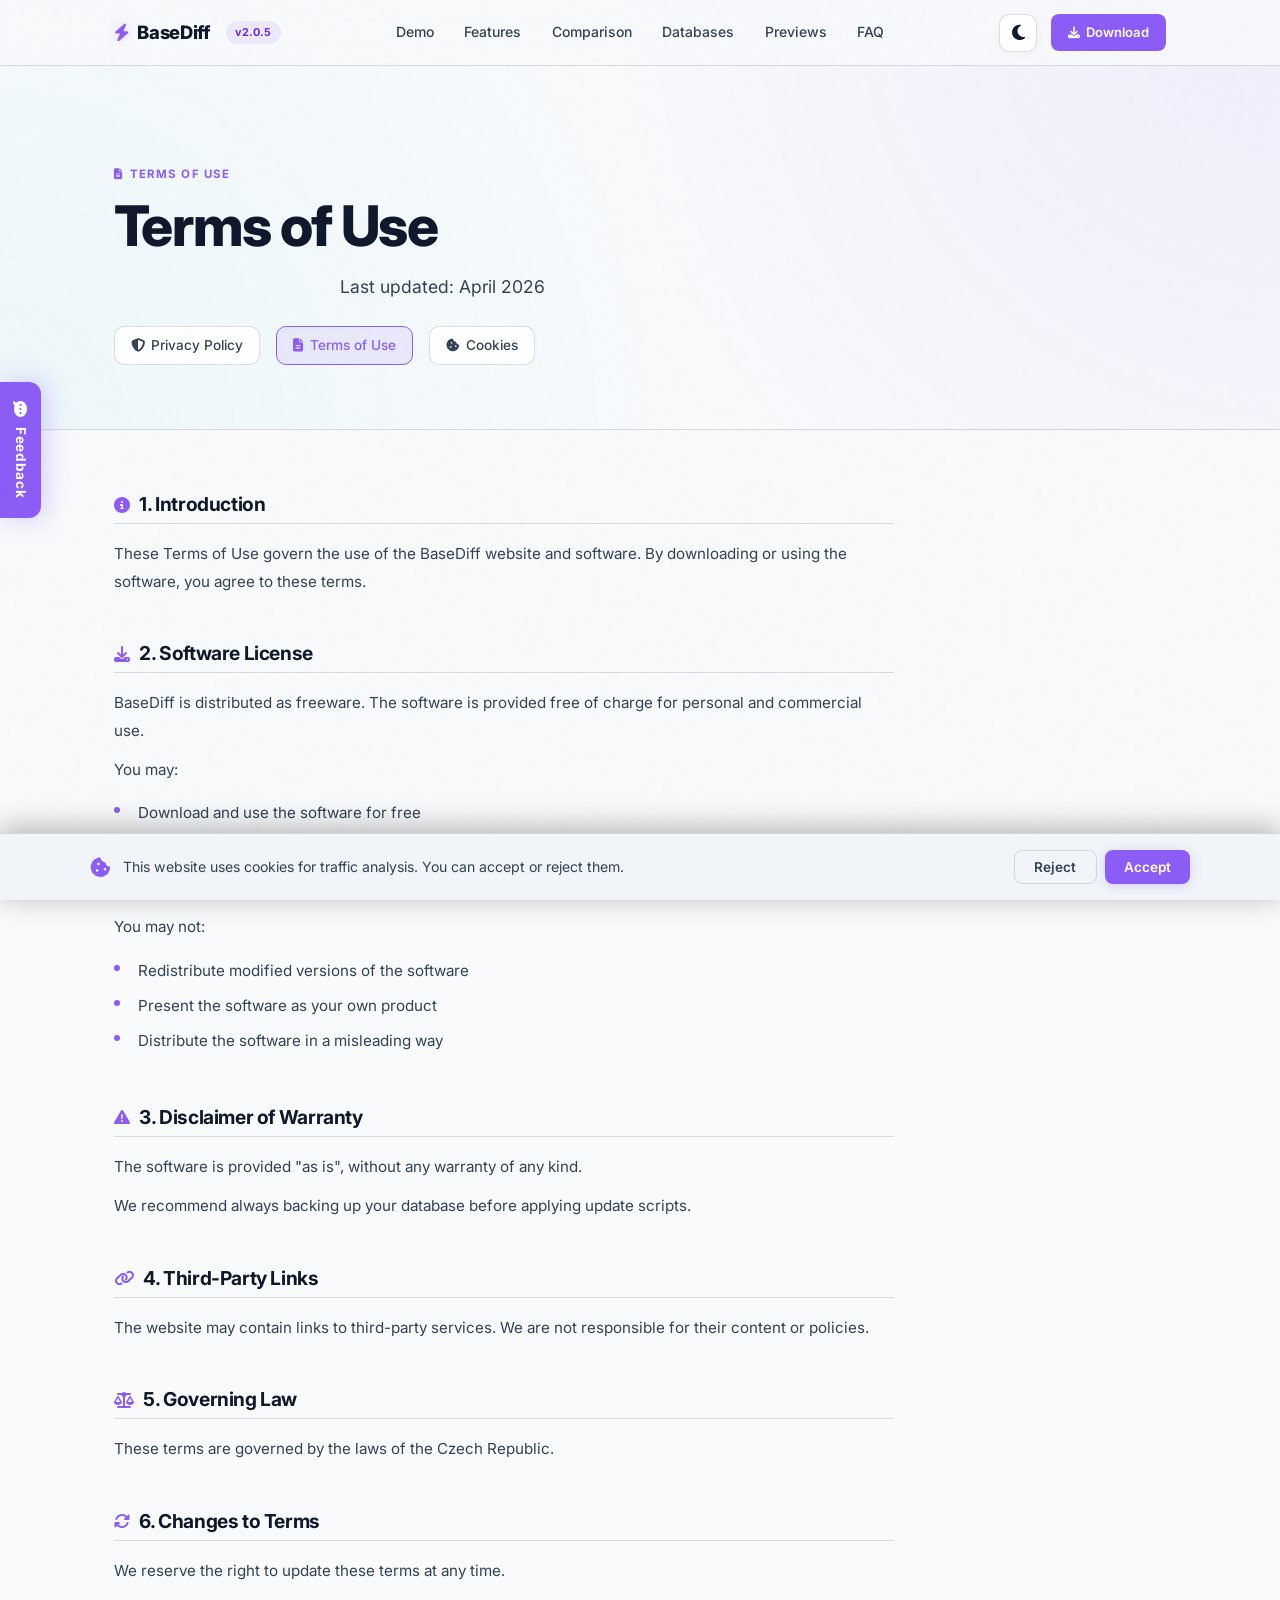
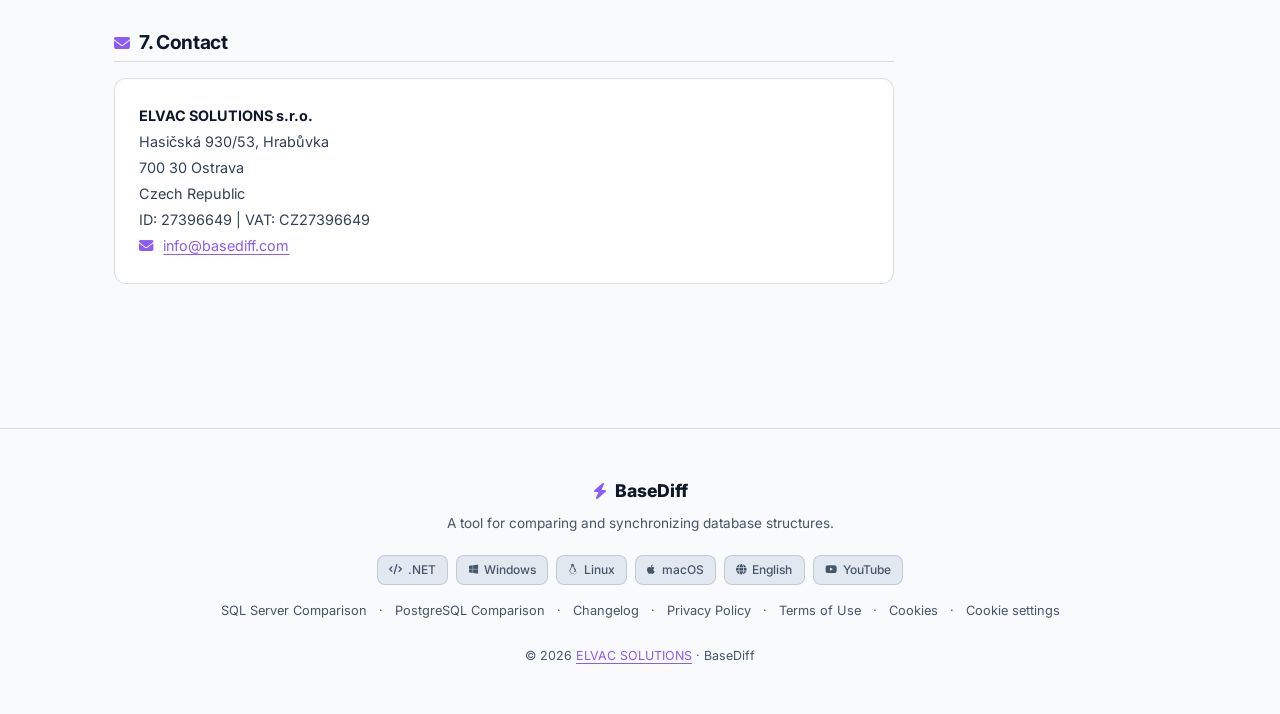
<file: terms.html>
<!DOCTYPE html>
<html lang="en" id="root-html" data-theme="dark">

<head>
  <meta charset="UTF-8" />
  <meta name="viewport" content="width=device-width, initial-scale=1.0" />
  <meta name="theme-color" content="#09090b">
  <title>Terms of Use — BaseDiff</title>
  <meta name="description"
    content="BaseDiff Terms of Use. Rules and guidelines for using the BaseDiff database schema comparison tool." />
  <meta name="robots" content="index, follow" />
  <link rel="canonical" href="https://basediff.com/terms.html" />
  <link rel="icon" type="image/svg+xml" href="/favicon.svg" />
  <link rel="icon" type="image/x-icon" href="/favicon.ico" />
  <link rel="preconnect" href="https://fonts.googleapis.com" />
  <link rel="preconnect" href="https://fonts.gstatic.com" crossorigin />
  <link href="https://fonts.googleapis.com/css2?family=Inter:wght@400;500;600;700;800&display=swap&font-display=swap"
    rel="stylesheet">
  <link rel="stylesheet" href="https://cdnjs.cloudflare.com/ajax/libs/font-awesome/6.6.0/css/all.min.css" />
  <link rel="stylesheet" href="/css/style.css?v=31" />
  <link rel="stylesheet" href="/css/legal.css?v=2" />
</head>

<body>

  <!-- NAVBAR -->
  <nav class="navbar" id="navbar">
    <div class="container navbar-inner">
      <div class="nav-left">
        <a href="/" class="nav-brand">
          <i class="fa-solid fa-bolt" aria-hidden="true"></i> BaseDiff
        </a>
        <span class="nav-version" id="nav-version">v2.0.5</span>
      </div>
      <div class="nav-links" id="nav-links">
        <a href="/#demo" data-i18n="nav_demo">Demo</a>
        <a href="/#features" data-i18n="nav_features">Features</a>
        <a href="/#comparison" data-i18n="nav_comparison">Comparison</a>
        <a href="/#databases" data-i18n="nav_databases">Databases</a>
        <a href="/#screenshots" data-i18n="nav_screenshots">Previews</a>
        <a href="/#faq" data-i18n="nav_faq">FAQ</a>
      </div>
      <div class="nav-right">
        <button class="theme-toggle" id="theme-toggle" aria-label="Přepnout téma">
          <i class="fa-solid fa-sun" aria-hidden="true"></i>
          <i class="fa-solid fa-moon" aria-hidden="true"></i>
        </button>
        <a href="/#download" class="nav-cta">
          <i class="fa-solid fa-download" aria-hidden="true"></i>
          <span data-i18n="nav_download">Download</span>
        </a>
        <button class="nav-hamburger" id="nav-hamburger" aria-expanded="false">
          <i class="fa-solid fa-bars" id="hamburger-icon"></i>
        </button>
      </div>
    </div>
    <div class="mobile-menu" id="mobile-menu">
      <a href="/#demo" data-i18n="nav_demo">Demo</a>
      <a href="/#features" data-i18n="nav_features">Features</a>
      <a href="/#comparison" data-i18n="nav_comparison">Comparison</a>
      <a href="/#databases" data-i18n="nav_databases">Databases</a>
      <a href="/#screenshots" data-i18n="nav_screenshots">Previews</a>
      <a href="/#faq" data-i18n="nav_faq">FAQ</a>
      <a href="/#download" data-i18n="nav_download">Download</a>
    </div>
  </nav>

  <!-- HERO -->
  <div class="legal-hero">
    <div class="container">
      <div class="section-label">
        <i class="fa-solid fa-file-lines"></i>
        <span data-i18n="terms_label">Terms of Use</span>
      </div>
      <h1 data-i18n="terms_title">Terms of Use</h1>
      <p data-i18n="terms_updated">Last update: April 2026</p>
      <div class="legal-nav">
        <a href="/privacy.html" class="legal-nav-link">
          <i class="fa-solid fa-shield-halved"></i>
          <span data-i18n="nav_privacy">Privacy Policy</span>
        </a>
        <a href="/terms.html" class="legal-nav-link active">
          <i class="fa-solid fa-file-lines"></i>
          <span data-i18n="nav_terms">Terms of Use</span>
        </a>
        <a href="/cookies.html" class="legal-nav-link">
          <i class="fa-solid fa-cookie-bite"></i>
          <span data-i18n="nav_cookies">Cookies</span>
        </a>
      </div>
    </div>
  </div>

  <!-- CONTENT -->
  <div class="container">
    <div class="legal-content">

      <div class="legal-section">
        <h2><i class="fa-solid fa-circle-info"></i> <span data-i18n="terms_s1_title">1. Introduction</span></h2>
        <p data-i18n="terms_s1_p1">These terms of use govern the use of the BaseDiff website and BaseDiff software. By
          downloading
          or using the software you agree to these terms.</p>
      </div>

      <div class="legal-section">
        <h2><i class="fa-solid fa-download"></i> <span data-i18n="terms_s2_title">2. Licence k softwaru</span></h2>
        <p data-i18n="terms_s2_p1">BaseDiff je distribuován jako freeware. Software je poskytován zdarma pro osobní i
          komerční použití.</p>
        <p data-i18n="terms_s2_p2">Je povoleno:</p>
        <ul>
          <li data-i18n="terms_s2_li1">Stáhnout a používat software zdarma</li>
          <li data-i18n="terms_s2_li2">Používat software pro osobní i komerční účely</li>
          <li data-i18n="terms_s2_li3">Sdílet odkaz na oficiální stránku stažení</li>
        </ul>
        <p data-i18n="terms_s2_p3">Není povoleno:</p>
        <ul>
          <li data-i18n="terms_s2_li4">Redistribuovat upravené verze softwaru</li>
          <li data-i18n="terms_s2_li5">Vydávat software za vlastní produkt</li>
          <li data-i18n="terms_s2_li6">Šířit software zavádějícím způsobem</li>
        </ul>
      </div>

      <div class="legal-section">
        <h2><i class="fa-solid fa-triangle-exclamation"></i> <span data-i18n="terms_s3_title">3. Vyloučení záruky</span>
        </h2>
        <p data-i18n="terms_s3_p1">Software je poskytován „tak jak je" (AS-IS), bez jakékoli záruky. Autoři nenesou
          odpovědnost za žádné škody vzniklé používáním softwaru.</p>
        <p data-i18n="terms_s3_p2">Před použitím aktualizačních skriptů doporučujeme vždy provést zálohu databáze.</p>
      </div>

      <div class="legal-section">
        <h2><i class="fa-solid fa-link"></i> <span data-i18n="terms_s4_title">4. Odkazy na třetí strany</span></h2>
        <p data-i18n="terms_s4_p1">Web může obsahovat odkazy na služby třetích stran (Ko-fi, Stripe). Za obsah a
          podmínky těchto služeb neneseme odpovědnost.</p>
      </div>

      <div class="legal-section">
        <h2><i class="fa-solid fa-scale-balanced"></i> <span data-i18n="terms_s5_title">5. Rozhodné právo</span></h2>
        <p data-i18n="terms_s5_p1">Tyto podmínky se řídí právem České republiky. Případné spory budou řešeny u
          příslušných soudů v České republice.</p>
      </div>

      <div class="legal-section">
        <h2><i class="fa-solid fa-rotate"></i> <span data-i18n="terms_s6_title">6. Změny podmínek</span></h2>
        <p data-i18n="terms_s6_p1">Vyhrazujeme si právo tyto podmínky kdykoli aktualizovat. Pokračování v používání webu
          nebo softwaru po aktualizaci znamená souhlas s novými podmínkami.</p>
      </div>

      <div class="legal-section">
        <h2><i class="fa-solid fa-envelope"></i> <span data-i18n="terms_s7_title">7. Kontakt</span></h2>
        <div class="legal-info-box">
          <p><strong>ELVAC SOLUTIONS s.r.o.</strong></p>
          <p data-i18n="company_address_line1">Hasičská 930/53, Hrabůvka</p>
          <p data-i18n="company_address_line2">700 30 Ostrava</p>
          <p data-i18n="company_country">Česká republika</p>
          <p><span data-i18n="company_id">IČ: 27396649</span> | <span data-i18n="company_vat">DIČ: CZ27396649</span></p>
          <p>
            <i class="fa-solid fa-envelope" style="color:var(--primary);margin-right:.4rem;"></i>
            <a href="mailto:info@basediff.com">info@basediff.com</a>
          </p>
        </div>
      </div>

    </div>
  </div>

  <!-- FOOTER -->
  <footer>
    <div class="container">
      <a href="/" class="footer-brand"><i class="fa-solid fa-bolt"></i> BaseDiff</a>
      <p data-i18n="footer_desc">Nástroj pro porovnání a synchronizaci databázových struktur.</p>
      <div class="footer-tags">
        <span class="footer-tag"><i class="fa-solid fa-code"></i> .NET</span>
        <span class="footer-tag"><i class="fa-brands fa-windows"></i> Windows</span>
        <span class="footer-tag"><i class="fa-brands fa-linux"></i> Linux</span>
        <span class="footer-tag"><i class="fa-brands fa-apple"></i> macOS</span>
        <span class="footer-tag"><i class="fa-solid fa-globe"></i> English</span>
        <a href="https://www.youtube.com/@BaseDiff" target="_blank" rel="noopener" class="footer-tag footer-tag-link">
          <i class="fa-brands fa-youtube" aria-hidden="true"></i> YouTube
        </a>
      </div>
      <div class="footer-legal">
        <a href="/compare-sql-server-schemas.html" data-i18n="nav_sql_compare">SQL Server Comparison</a>
        <span>·</span>
        <a href="/compare-postgresql-schemas.html" data-i18n="nav_pg_compare">PostgreSQL Comparison</a>
        <span>·</span>
        <a href="/changelog.html" data-i18n="nav_changelog">Changelog</a>
        <span>·</span>
        <a href="/privacy.html" data-i18n="nav_privacy">Privacy Policy</a>
        <span>·</span>
        <a href="/terms.html" data-i18n="nav_terms">Terms of Use</a>
        <span>·</span>
        <a href="/cookies.html" data-i18n="nav_cookies">Cookies</a>
        <span>·</span>
        <a href="#" onclick="openCookieSettings(); return false;" data-i18n="cookie_settings">Cookie settings</a>
      </div>
      <p class="footer-copy">
        © <span id="footer-year"></span>
        <a href="https://www.elvacsolutions.eu" target="_blank" rel="noopener" class="footer-link">ELVAC SOLUTIONS</a> ·
        BaseDiff
      </p>
    </div>
  </footer>

  <!-- Back to top -->
  <button id="back-to-top" aria-label="Back to top">
    <i class="fa-solid fa-chevron-up"></i>
  </button>

  <!-- Cookie Banner -->
  <div id="cookie-banner" class="cookie-banner" style="display:none;">
    <div class="cookie-banner-inner">
      <div class="cookie-banner-text">
        <i class="fa-solid fa-cookie-bite" aria-hidden="true"></i>
        <span data-i18n="cookie_banner_text">This website uses cookies for traffic analysis. You can accept or reject
          them.</span>
      </div>
      <div class="cookie-banner-buttons">
        <button id="cookie-reject" class="cookie-btn cookie-btn-reject" data-i18n="cookie_reject">Reject</button>
        <button id="cookie-accept" class="cookie-btn cookie-btn-accept" data-i18n="cookie_accept">Accept</button>
      </div>
    </div>
  </div>

  <script src="https://cdn.jsdelivr.net/npm/aos@2.3.4/dist/aos.js"></script>
  <script src="/js/app-config.js?v=5"></script>
  <script src="/js/main.js?v=1"></script>
  <script src="/js/legal-i18n.js?v=39"></script>
  <script src="/js/cookie-consent.js?v=4"></script>

  <script src='https://storage.ko-fi.com/cdn/scripts/overlay-widget.js'></script>
  <script>
    var kofiLabels = {
      cs: 'Podpořte nás',
      en: 'Support us'
    };

    var currentLang = localStorage.getItem('basediff-lang') || 'en';
    var kofiText = kofiLabels[currentLang] || kofiLabels.en;

    kofiWidgetOverlay.draw('basediff', {
      'type': 'floating-chat',
      'floating-chat.donateButton.text': kofiText,
      'floating-chat.donateButton.background-color': '#794bc4',
      'floating-chat.donateButton.text-color': '#fff'
    });
  </script>

  <a href="/feedback.html" class="feedback-tab"><i class="fa-solid fa-comment-dots"></i> <span>Feedback</span></a>
</body>

</html>
</file>
<file: css/style.css>
/* ══════════════════════════════════════
   RESET & BASE
   ══════════════════════════════════════ */
*,
*::before,
*::after {
  box-sizing: border-box;
  margin: 0;
  padding: 0;
}

:root {
  --primary: #8b5cf6;
  --primary-dark: #7c3aed;
  --primary-rgb: 139, 92, 246;
  --primary-glow: rgba(var(--primary-rgb), 0.25);
  --green: #4ade80;
  --green-rgb: 74, 222, 128;
  --red: #f87171;
  --cyan: #22d3ee;
  --yellow: #facc15;
  --radius: 12px;
  --radius-lg: 24px;
  --font: 'Inter', system-ui, sans-serif;
  --mono: 'JetBrains Mono', 'Fira Code', monospace;
  --transition: all 0.35s cubic-bezier(0.4, 0, 0.2, 1);
  --scale-hover: scale(1.03);
  --ease: cubic-bezier(0.4, 0, 0.2, 1);
}

/* ── DARK THEME ── */
[data-theme="dark"] {
  --bg: #09090b;
  --bg2: #0f0f13;
  --bg3: #18181b;
  --card: rgba(17, 17, 20, 0.65);
  --border: rgba(255, 255, 255, 0.08);
  --text: #fafafa;
  --text2: #b4b4bc;
  --text3: #8a8a92;
  --nav-bg: rgba(9, 9, 11, 0.75);
  --icon-bg: rgba(var(--primary-rgb), 0.15);
  --icon-border: rgba(var(--primary-rgb), 0.25);
  --tag-bg: rgba(var(--primary-rgb), 0.15);
  --tag-text: var(--primary);
  --tag-ok-bg: rgba(var(--green-rgb), 0.15);
  --tag-ok-text: var(--green);
  --tag-soon-bg: rgba(255, 255, 255, 0.05);
  --tag-soon-text: #8a8a92;
  --shadow-sm: 0 4px 12px rgba(0, 0, 0, 0.3);
  --shadow-md: 0 12px 24px rgba(0, 0, 0, 0.4);
  --shadow-lg: 0 20px 48px rgba(0, 0, 0, 0.5);
  --hero-g1: rgba(var(--primary-rgb), 0.14);
  --hero-g2: rgba(34, 211, 238, 0.08);
  --term-bg: rgba(12, 12, 15, 0.8);
  --term-header: rgba(255, 255, 255, 0.05);
  --term-border: rgba(255, 255, 255, 0.1);
  --term-text: #b4b4bc;
  --term-title: #8a8a92;
  --term-cmd: #fafafa;
}

/* ── LIGHT THEME ── */
[data-theme="light"] {
  --bg: #f8fafc;
  --bg2: #f1f5f9;
  --bg3: #e2e8f0;
  --card: #ffffff;
  --border: rgba(15, 23, 42, 0.14);
  --text: #0f172a;
  --text2: #334155;
  --text3: #475569;
  --nav-bg: rgba(248, 250, 252, 0.85);
  --icon-bg: rgba(var(--primary-rgb), 0.1);
  --icon-border: rgba(var(--primary-rgb), 0.2);
  --tag-bg: rgba(var(--primary-rgb), 0.1);
  --tag-text: #6d28d9;
  --tag-ok-bg: rgba(22, 163, 74, 0.1);
  --tag-ok-text: #166534;
  --tag-soon-bg: #f1f5f9;
  --tag-soon-text: #475569;
  --shadow-sm: 0 2px 8px rgba(15, 23, 42, 0.04);
  --shadow-md: 0 10px 20px rgba(15, 23, 42, 0.08);
  --shadow-lg: 0 24px 48px rgba(15, 23, 42, 0.12);
  --hero-g1: rgba(var(--primary-rgb), 0.08);
  --hero-g2: rgba(34, 211, 238, 0.05);
  --term-bg: #1e293b;
  --term-header: rgba(255, 255, 255, 0.06);
  --term-border: rgba(255, 255, 255, 0.1);
  --term-text: #cbd5e1;
  --term-title: #94a3b8;
  --term-cmd: #f8fafc;
}

html {
  scroll-behavior: smooth;
}

html,
body {
  overflow-x: hidden;
  position: relative;
  width: 100%;
  max-width: 100%;
}

body {
  font-family: var(--font);
  background: var(--bg);
  color: var(--text);
  line-height: 1.6;
  -webkit-font-smoothing: antialiased;
  transition: background var(--ease), color var(--ease);
  position: relative;
}

/* Background Noise Texture */
body::before {
  content: "";
  position: fixed;
  inset: 0;
  z-index: 9999;
  background-image: url("data:image/svg+xml,%3Csvg viewBox='0 0 200 200' xmlns='http://www.w3.org/2000/svg'%3E%3Cfilter id='noiseFilter'%3E%3CfeTurbulence type='fractalNoise' baseFrequency='0.65' numOctaves='3' stitchTiles='stitch'/%3E%3C/filter%3E%3Crect width='100%25' height='100%25' filter='url(%23noiseFilter)'/%3E%3C/svg%3E");
  opacity: 0.025;
  pointer-events: none;
}

[data-theme="dark"] body::before {
  opacity: 0.04;
}

/* Scroll Progress Bar */
.scroll-progress {
  position: fixed;
  top: 0;
  left: 0;
  width: 0%;
  height: 3px;
  background: linear-gradient(to right, var(--primary), var(--cyan));
  z-index: 2000;
  transition: width 0.1s ease-out;
}

::selection {
  background: var(--primary);
  color: #fff;
}

a {
  color: inherit;
  text-decoration: none;
}

.container {
  max-width: 1100px;
  margin: 0 auto;
  padding: 0 1.5rem;
}

h1, h2, h3, h4 {
  letter-spacing: -0.02em;
  line-height: 1.1;
}

.section-title {
  font-size: clamp(2rem, 5vw, 3rem);
  font-weight: 800;
  margin-bottom: 1rem;
}

button, .btn-primary, .btn-ghost, .nav-cta {
  transition: var(--transition);
  cursor: pointer;
}

button:active, .btn-primary:active, .btn-ghost:active {
  transform: scale(0.96);
}

.btn-primary {
  background: var(--primary);
  color: #fff;
  padding: 0.8rem 1.8rem;
  border-radius: var(--radius);
  font-weight: 700;
  box-shadow: 0 10px 20px var(--primary-glow);
  display: inline-flex;
  align-items: center;
  gap: 0.6rem;
}

.btn-primary:hover {
  background: var(--primary-dark);
  box-shadow: 0 12px 24px var(--primary-glow);
  transform: translateY(-2px);
}

.gradient {
  background: linear-gradient(135deg, #8b5cf6 0%, #06b6d4 100%);
  -webkit-background-clip: text;
  background-clip: text;
  -webkit-text-fill-color: transparent;
  color: var(--primary);
  font-weight: 800;
  display: inline-block;
}

.navbar {
  position: fixed;
  top: 0;
  left: 0;
  right: 0;
  z-index: 1000;
  background: var(--nav-bg);
  backdrop-filter: blur(20px);
  -webkit-backdrop-filter: blur(20px);
  border-bottom: 1px solid var(--border);
  padding: .85rem 0;
  transition: all 0.3s var(--ease);
}

.navbar.scrolled {
  background: var(--nav-bg);
  box-shadow: var(--shadow-md);
  padding: 0.6rem 0;
}

.navbar-inner {
  display: flex;
  align-items: center;
  justify-content: space-between;
  width: 100%;
  position: relative;
}

.nav-left {
  display: flex;
  align-items: center;
  gap: 1rem;
  flex-shrink: 0;
  /* ← důležité */
}

.nav-brand {
  display: flex;
  align-items: center;
  gap: .55rem;
  font-weight: 800;
  font-size: 1.15rem;
  letter-spacing: -.02em;
}

.nav-brand i {
  color: var(--primary);
  font-size: 1.1rem;
  filter: drop-shadow(0 0 6px var(--primary-glow));
}

.nav-version {
  font-size: .68rem;
  font-weight: 700;
  background: var(--tag-bg);
  color: var(--tag-text);
  border-radius: 100px;
  padding: .18rem .6rem;
  transition: all var(--ease);
}

.nav-right {
  display: flex;
  align-items: center;
  gap: .85rem;
}

.nav-links {
  display: flex;
  align-items: center;
  gap: 1.5rem;
  /* Centrování menu v desktopu */
  position: absolute;
  left: 50%;
  transform: translateX(-50%);
}

.nav-links a {
  font-size: .875rem;
  font-weight: 500;
  color: var(--text2);
  transition: var(--transition);
  position: relative;
  padding: 0.4rem 0.2rem;
}

.nav-links a::after {
  content: '';
  position: absolute;
  bottom: -2px;
  left: 0;
  width: 0;
  height: 2px;
  background: var(--primary);
  transition: var(--transition);
  border-radius: 2px;
}

.nav-links a.active {
  color: var(--text);
}

.nav-links a.active::after {
  width: 100%;
}

.nav-links a:hover {
  color: var(--text);
}

.nav-links a:hover::after {
  width: 100%;
}

[data-theme="dark"] .feature-icon i,
[data-theme="dark"] .db-icon i,
[data-theme="dark"] .nav-brand i {
  filter: drop-shadow(0 0 10px var(--primary-glow));
}

.theme-toggle {
  width: 38px;
  height: 38px;
  border-radius: 10px;
  background: var(--bg3);
  border: 1px solid var(--border);
  color: var(--text);
  font-size: 1.1rem;
  display: flex;
  align-items: center;
  justify-content: center;
  cursor: pointer;
  transition: all .25s;
}

[data-theme="light"] .theme-toggle {
  background: #fff;
  box-shadow: 0 2px 8px rgba(0, 0, 0, 0.04);
}

.theme-toggle:hover {
  color: var(--primary);
  border-color: var(--primary);
  transform: translateY(-1px);
  box-shadow: 0 4px 12px rgba(var(--primary-rgb), 0.15);
}

[data-theme="dark"] .theme-toggle .fa-sun {
  display: inline;
}

[data-theme="dark"] .theme-toggle .fa-moon {
  display: none;
}

[data-theme="light"] .theme-toggle .fa-sun {
  display: none;
}

[data-theme="light"] .theme-toggle .fa-moon {
  display: inline;
}

.lang-switch {
  display: none !important;
  /* Odstraněno přepínání jazyků */
  border: 1px solid var(--border);
  border-radius: 8px;
  overflow: hidden;
  transition: border-color var(--ease);
}

.lang-switch button {
  background: transparent;
  color: var(--text3);
  border: none;
  padding: .32rem .55rem;
  font-size: .7rem;
  font-weight: 700;
  font-family: var(--font);
  cursor: pointer;
  transition: all .2s;
}

.lang-switch button.active {
  background: var(--bg3);
  color: var(--text);
}

.lang-switch button:not(:last-child) {
  border-right: 1px solid var(--border);
}

.lang-switch button:hover:not(.active) {
  color: var(--text2);
}

.nav-cta {
  background: var(--primary);
  color: #fff !important;
  padding: .48rem 1.05rem;
  border-radius: 8px;
  font-weight: 600;
  font-size: .82rem;
  display: inline-flex;
  align-items: center;
  gap: .4rem;
  transition: opacity .2s;
}

.nav-cta:hover {
  opacity: .85;
}

.nav-cta i {
  font-size: .75rem;
}

.nav-hamburger {
  display: none;
  background: none;
  border: none;
  color: var(--text);
  font-size: 1.3rem;
  cursor: pointer;
  width: 38px;
  height: 38px;
  border-radius: 10px;
  align-items: center;
  justify-content: center;
  transition: color .2s;
}

.nav-hamburger:hover {
  color: var(--primary);
}

.mobile-menu {
  display: none;
  flex-direction: column;
  padding: .5rem 1.5rem 1rem;
  border-top: 1px solid var(--border);
  background: var(--nav-bg);
}

.mobile-menu.open {
  display: flex;
}

.mobile-menu a {
  padding: .75rem 0;
  font-size: .95rem;
  font-weight: 500;
  color: var(--text2);
  border-bottom: 1px solid var(--border);
  transition: color .2s;
}

.mobile-menu a:last-child {
  border-bottom: none;
}

.mobile-menu a:hover {
  color: var(--primary);
}

/* ══════════════════════════════════════
   HERO
   ══════════════════════════════════════ */
.hero {
  min-height: 100vh;
  display: flex;
  align-items: center;
  padding: 8rem 0 5rem;
  position: relative;
}

.hero::before {
  content: '';
  position: absolute;
  inset: 0;
  pointer-events: none;
  background:
    radial-gradient(ellipse 60% 50% at 50% 0%, var(--hero-g1) 0%, transparent 70%),
    radial-gradient(ellipse 40% 30% at 20% 80%, var(--hero-g2) 0%, transparent 60%);
  transition: background var(--ease);
  overflow-x: hidden;
}

.hero-grid {
  display: grid;
  grid-template-columns: 1fr 1fr;
  gap: 4rem;
  align-items: center;
}

.hero-badge {
  display: inline-flex;
  align-items: center;
  gap: .5rem;
  background: var(--tag-bg);
  border-radius: 100px;
  padding: .3rem .9rem;
  font-size: .78rem;
  font-weight: 700;
  color: var(--tag-text);
  margin-bottom: 1.5rem;
  transition: all var(--ease);
}

.live-dot {
  width: 7px;
  height: 7px;
  border-radius: 50%;
  background: var(--green);
  box-shadow: 0 0 8px rgba(var(--green-rgb), 0.5);
  animation: pulse 2s infinite;
}

@keyframes pulse {

  0%,
  100% {
    opacity: 1
  }

  50% {
    opacity: .35
  }
}

.hero h1 {
  font-size: clamp(2.4rem, 5vw, 3.5rem);
  font-weight: 800;
  line-height: 1.1;
  letter-spacing: -.03em;
  margin-bottom: 1.25rem;
}

.hero-sub {
  font-size: 1.1rem;
  color: var(--text2);
  max-width: 480px;
  margin-bottom: 2rem;
  line-height: 1.7;
}

.hero-btns {
  display: flex;
  gap: .75rem;
  flex-wrap: wrap;
}

.btn-primary {
  background: var(--primary);
  color: #fff;
  height: 46px;
  padding: 0 1.6rem;
  border-radius: 10px;
  font-weight: 700;
  font-size: .95rem;
  border: 1px solid var(--primary);
  transition: all .2s;
  display: inline-flex;
  align-items: center;
  justify-content: center;
  gap: .5rem;
}

.btn-primary:hover {
  background: var(--primary-dark);
  border-color: var(--primary-dark);
  transform: translateY(-2px);
  box-shadow: 0 4px 20px rgba(var(--primary-rgb), 0.25);
}

.btn-primary i {
  font-size: .85rem;
}

.btn-ghost {
  background: transparent;
  color: var(--text);
  height: 46px;
  padding: 0 1.6rem;
  border-radius: 10px;
  font-weight: 700;
  font-size: .95rem;
  border: 1px solid var(--border);
  transition: all .2s;
  display: inline-flex;
  align-items: center;
  justify-content: center;
  gap: .5rem;
}

.btn-ghost:hover {
  border-color: var(--text3);
  background: rgba(var(--primary-rgb), 0.04);
}

.btn-ghost i {
  font-size: .85rem;
}

.hero-downloads {
  display: inline-flex;
  align-items: center;
  gap: .6rem;
  margin-top: 2rem;
  padding: .6rem 1.2rem;
  background: var(--bg3);
  border: 1px solid var(--border);
  border-radius: 12px;
  font-size: .88rem;
  color: var(--text2);
  transition: all var(--ease);
}

.hero-downloads i {
  color: var(--green);
  font-size: 1rem;
}

.hero-downloads strong {
  color: var(--text);
  font-weight: 800;
  font-size: 1.05rem;
}

/* ── Terminal ── */
.terminal {
  background: var(--term-bg);
  backdrop-filter: blur(20px);
  -webkit-backdrop-filter: blur(20px);
  border: 1px solid var(--border);
  border-radius: var(--radius);
  overflow: hidden;
  box-shadow: var(--shadow-lg);
  transition: border-color var(--ease), box-shadow var(--ease);
}

.terminal-header {
  display: flex;
  align-items: center;
  gap: .5rem;
  padding: .7rem 1rem;
  background: var(--term-header);
  border-bottom: 1px solid var(--term-border);
}

.terminal-dot {
  width: 10px;
  height: 10px;
  border-radius: 50%;
}

.terminal-dot.r {
  background: #f87171;
}

.terminal-dot.y {
  background: #facc15;
}

.terminal-dot.g {
  background: #4ade80;
}

.terminal-title {
  flex: 1;
  text-align: center;
  font-size: .72rem;
  color: var(--term-title);
  font-weight: 500;
  font-family: var(--mono);
  white-space: nowrap;
  overflow: hidden;
  text-overflow: ellipsis;
}

.terminal-body {
  padding: 1.25rem;
  font-family: var(--mono);
  font-size: .8rem;
  line-height: 1.6;
  color: var(--term-text);
  min-height: 260px;
  overflow-wrap: anywhere;
}

.terminal-body .line {
  display: block;
  overflow-wrap: anywhere;
}

.terminal-body span {
  overflow-wrap: anywhere;
}

.terminal-body .prompt {
  color: #4ade80;
}

.terminal-body .cmd {
  color: var(--term-cmd);
  font-weight: 500;
}

.terminal-body .info {
  color: var(--term-title);
}

.terminal-body .diff-add {
  color: #4ade80;
}

.terminal-body .diff-alter {
  color: #facc15;
}

.terminal-body .diff-drop {
  color: #f87171;
}

.terminal-body .success {
  color: #22d3ee;
}

.terminal-body .line {
  display: block;
}

.terminal-body .line.indent {
  padding-left: 1.2rem;
}

/* ══════════════════════════════════════
   STATS
   ══════════════════════════════════════ */
.stats {
  border-top: 1px solid var(--border);
  border-bottom: 1px solid var(--border);
  padding: 2.5rem 0;
  transition: border-color var(--ease);
}

.stats-grid {
  display: grid;
  grid-template-columns: repeat(4, 1fr);
  gap: 2rem;
  text-align: center;
}

.stat-icon {
  font-size: 1.5rem;
  color: var(--primary);
  margin-bottom: .5rem;
  opacity: .8;
}

.stat-value {
  font-size: 2rem;
  font-weight: 800;
  letter-spacing: -.02em;
}

.stat-label {
  color: var(--text3);
  font-size: .82rem;
  margin-top: .2rem;
}

/* ══════════════════════════════════════
   SECTIONS COMMON
   ══════════════════════════════════════ */
section {
  padding: 8rem 0;
  transition: background var(--ease);
  position: relative;
}

.alt-bg {
  background: linear-gradient(to bottom, var(--bg) 0%, var(--bg2) 50%, var(--bg) 100%);
  border-top: 1px solid var(--border);
  border-bottom: 1px solid var(--border);
}

.section-label {
  font-size: .72rem;
  font-weight: 700;
  text-transform: uppercase;
  letter-spacing: .1em;
  color: var(--primary);
  margin-bottom: .75rem;
  display: inline-flex;
  align-items: center;
  gap: .4rem;
}

.section-label i {
  font-size: .7rem;
}

.section-title {
  font-size: clamp(1.8rem, 4vw, 2.5rem);
  font-weight: 800;
  letter-spacing: -.03em;
  line-height: 1.2;
  margin-bottom: .75rem;
}

.section-sub {
  color: var(--text2);
  font-size: 1rem;
  max-width: 520px;
}

.section-center {
  text-align: center;
}

.section-center .section-sub {
  margin: 0 auto;
}

/* ══════════════════════════════════════
   FEATURES
   ══════════════════════════════════════ */
.features-grid {
  display: grid;
  grid-template-columns: repeat(3, 1fr);
  gap: 1.25rem;
  margin-top: 3rem;
}

.feature-card {
  background: var(--card);
  backdrop-filter: blur(12px);
  border: 1px solid var(--border);
  border-radius: var(--radius);
  padding: 1.75rem;
  transition: var(--transition);
}

.feature-card:hover {
  border-color: rgba(var(--primary-rgb), 0.4);
  background: rgba(var(--primary-rgb), 0.04);
  transform: translateY(-5px) var(--scale-hover);
  box-shadow: var(--shadow-md);
}

.feature-icon {
  width: 46px;
  height: 46px;
  border-radius: 12px;
  background: var(--icon-bg);
  border: 1px solid var(--icon-border);
  display: flex;
  align-items: center;
  justify-content: center;
  font-size: 1.1rem;
  color: var(--primary);
  margin-bottom: 1rem;
  transition: all var(--ease);
}

.feature-card h3 {
  font-size: .95rem;
  font-weight: 700;
  margin-bottom: .4rem;
  letter-spacing: -.01em;
}

.feature-card p {
  color: var(--text2);
  font-size: .85rem;
  line-height: 1.6;
}

/* ══════════════════════════════════════
   OBJECTS
   ══════════════════════════════════════ */
.objects-grid {
  display: grid;
  grid-template-columns: repeat(auto-fit, minmax(200px, 1fr));
  gap: 1rem;
  margin-top: 3rem;
}

.object-item {
  display: flex;
  align-items: center;
  gap: .75rem;
  background: var(--card);
  backdrop-filter: blur(10px);
  border: 1px solid var(--border);
  border-radius: 12px;
  padding: 1rem 1.25rem;
  font-size: .88rem;
  font-weight: 500;
  transition: border-color .2s, background var(--ease);
}

.object-item:hover {
  border-color: rgba(var(--primary-rgb), 0.4);
  background: rgba(var(--primary-rgb), 0.04);
}

.object-item i {
  color: var(--primary);
  font-size: 1rem;
  width: 20px;
  text-align: center;
}

/* ══════════════════════════════════════
   DATABASES
   ══════════════════════════════════════ */
.db-grid {
  display: grid;
  grid-template-columns: repeat(auto-fit, minmax(190px, 1fr));
  gap: 1.25rem;
  margin-top: 3rem;
}

.db-card {
  background: var(--card);
  backdrop-filter: blur(12px);
  border: 1px solid var(--border);
  border-radius: var(--radius);
  padding: 2rem;
  text-align: center;
  transition: var(--transition);
}

.db-card:hover {
  border-color: rgba(var(--primary-rgb), 0.4);
  background: rgba(var(--primary-rgb), 0.04);
  transform: translateY(-5px) var(--scale-hover);
  box-shadow: var(--shadow-md);
}

.db-card .db-icon {
  font-size: 2.2rem;
  margin-bottom: .75rem;
  color: var(--primary);
}

.db-card h3 {
  font-weight: 700;
  font-size: .95rem;
  margin-bottom: .25rem;
}

.db-card .db-sub {
  color: var(--text3);
  font-size: .78rem;
  margin-bottom: .75rem;
}

.db-badge {
  display: inline-flex;
  align-items: center;
  gap: .3rem;
  font-size: .68rem;
  font-weight: 700;
  border-radius: 100px;
  padding: .18rem .6rem;
  text-transform: uppercase;
  letter-spacing: .04em;
}

.db-badge.ok {
  background: var(--tag-ok-bg);
  color: var(--tag-ok-text);
}

.db-badge.soon {
  background: var(--tag-soon-bg);
  color: var(--tag-soon-text);
}

/* ══════════════════════════════════════
   SCREENSHOTS
   ══════════════════════════════════════ */
.screenshots-grid {
  display: grid;
  grid-template-columns: repeat(auto-fit, minmax(300px, 1fr));
  gap: 1.25rem;
  margin-top: 3rem;
}

.screenshot-card {
  background: var(--card);
  backdrop-filter: blur(12px);
  border: 1px solid var(--border);
  border-radius: var(--radius);
  overflow: hidden;
  cursor: pointer;
  transition: transform .25s, box-shadow .25s, background var(--ease);
}

.screenshot-card:hover {
  transform: translateY(-4px);
  box-shadow: var(--shadow-card);
}

.screenshot-card img {
  width: 100%;
  height: auto;
  display: block;
}

.cap {
  padding: .85rem 1.1rem;
  font-size: .8rem;
  color: var(--text3);
  border-top: 1px solid var(--border);
  display: flex;
  align-items: center;
  gap: .5rem;
}

.cap i {
  color: var(--primary);
  font-size: .85rem;
}

.cap-zoom {
  margin-left: auto;
  opacity: .4;
  transition: opacity .2s;
  font-size: .75rem;
}

.screenshot-card:hover .cap-zoom {
  opacity: 1;
}

/* ══════════════════════════════════════
   LIGHTBOX
   ══════════════════════════════════════ */
.lightbox-overlay {
  position: fixed;
  inset: 0;
  z-index: 1000;
  background: rgba(0, 0, 0, 0.92);
  backdrop-filter: blur(12px);
  display: flex;
  align-items: center;
  justify-content: center;
  opacity: 0;
  visibility: hidden;
  transition: opacity .3s, visibility .3s;
}

.lightbox-overlay.open {
  opacity: 1;
  visibility: visible;
}

.lightbox-img {
  max-width: 90vw;
  max-height: 80vh;
  border-radius: 12px;
  box-shadow: 0 24px 64px rgba(0, 0, 0, 0.5);
  transition: transform .3s;
}

.lightbox-close,
.lightbox-prev,
.lightbox-next {
  position: absolute;
  background: rgba(255, 255, 255, 0.1);
  border: 1px solid rgba(255, 255, 255, 0.15);
  color: #fff;
  border-radius: 12px;
  cursor: pointer;
  width: 48px;
  height: 48px;
  display: flex;
  align-items: center;
  justify-content: center;
  font-size: 1.2rem;
  transition: background .2s;
}

.lightbox-close:hover,
.lightbox-prev:hover,
.lightbox-next:hover {
  background: rgba(255, 255, 255, 0.2);
}

.lightbox-close {
  top: 1.5rem;
  right: 1.5rem;
}

.lightbox-prev {
  left: 1.5rem;
  top: 50%;
  transform: translateY(-50%);
}

.lightbox-next {
  right: 1.5rem;
  top: 50%;
  transform: translateY(-50%);
}

.lightbox-caption {
  position: absolute;
  bottom: 4rem;
  left: 50%;
  transform: translateX(-50%);
  color: rgba(255, 255, 255, 0.7);
  font-size: .9rem;
  text-align: center;
  max-width: 600px;
}

.lightbox-counter {
  position: absolute;
  bottom: 2rem;
  left: 50%;
  transform: translateX(-50%);
  color: rgba(255, 255, 255, 0.4);
  font-size: .78rem;
  font-weight: 600;
}

/* ══════════════════════════════════════
   DOWNLOAD
   ══════════════════════════════════════ */
.dl-total {
  display: inline-flex;
  align-items: center;
  gap: .6rem;
  background: var(--card);
  border: 1px solid var(--border);
  border-radius: 12px;
  padding: .6rem 1.4rem;
  font-size: .9rem;
  color: var(--text2);
  margin-top: 1.5rem;
  margin-bottom: .5rem;
  transition: all var(--ease);
}

.dl-total i {
  color: var(--primary);
}

.dl-total strong {
  color: var(--text);
  font-weight: 800;
}

.download-grid {
  display: grid;
  grid-template-columns: repeat(3, 1fr);
  gap: 1.25rem;
  margin-top: 2rem;
}

.dl-card {
  background: var(--card);
  backdrop-filter: blur(12px);
  border: 1px solid var(--border);
  border-radius: var(--radius);
  padding: 2rem;
  text-align: center;
  transition: var(--transition);
}

.dl-card:hover {
  border-color: rgba(var(--primary-rgb), 0.4);
  background: rgba(var(--primary-rgb), 0.04);
  transform: translateY(-5px) var(--scale-hover);
  box-shadow: var(--shadow-md);
}

.dl-card.featured {
  border-color: var(--primary);
  background: linear-gradient(180deg, rgba(var(--primary-rgb), 0.06) 0%, var(--card) 100%);
}

.dl-card .dl-icon {
  font-size: 2.2rem;
  margin-bottom: .75rem;
  color: var(--primary);
}

.dl-card h3 {
  font-weight: 700;
  font-size: 1rem;
  margin-bottom: .2rem;
}

.dl-card .dl-sub {
  color: var(--text3);
  font-size: .8rem;
  margin-bottom: .75rem;
}

.dl-card-count {
  display: inline-flex;
  align-items: center;
  gap: .35rem;
  font-size: .75rem;
  color: var(--text3);
  margin-bottom: 1rem;
  font-weight: 500;
}

.dl-card-count i {
  font-size: .65rem;
  color: var(--primary);
}

.recommended-tag {
  display: inline-flex;
  align-items: center;
  gap: .3rem;
  background: rgba(var(--primary-rgb), 0.12);
  color: var(--primary);
  border-radius: 100px;
  padding: .15rem .6rem;
  font-size: .68rem;
  font-weight: 700;
  margin-bottom: .5rem;
  text-transform: uppercase;
  letter-spacing: .03em;
}

.btn-dl {
  display: flex;
  align-items: center;
  justify-content: center;
  gap: .5rem;
  width: 100%;
  padding: .65rem 1rem;
  border-radius: 10px;
  font-weight: 600;
  font-size: .85rem;
  font-family: var(--font);
  transition: all .2s;
  cursor: pointer;
  border: none;
  text-decoration: none;
}

.btn-dl i {
  font-size: .8rem;
}

.btn-dl-primary {
  background: var(--primary);
  color: #fff;
  box-shadow: 0 4px 16px var(--primary-glow);
}

.btn-dl-primary:hover {
  opacity: .85;
  transform: translateY(-1px);
}

.btn-dl-outline {
  background: transparent;
  color: var(--text);
  border: 1px solid var(--border);
}

.btn-dl-outline:hover {
  border-color: var(--text3);
  background: rgba(var(--primary-rgb), 0.04);
}

/* ══════════════════════════════════════
   COFFEE SECTION
   ══════════════════════════════════════ */
.coffee-section {
  margin-top: 3rem;
}

.coffee-card {
  display: flex;
  align-items: center;
  gap: 1.5rem;
  background: var(--card);
  backdrop-filter: blur(15px);
  border: 1px solid var(--border);
  border-radius: var(--radius);
  padding: 1.75rem 2rem;
  max-width: 700px;
  margin: 0 auto;
  transition: border-color .25s, background var(--ease);
}

.coffee-card:hover {
  border-color: rgba(var(--primary-rgb), 0.5);
  background: rgba(245, 158, 11, 0.05);
}

.coffee-icon {
  font-size: 2.5rem;
  color: #f59e0b;
  flex-shrink: 0;
}

.coffee-text h3 {
  font-weight: 700;
  font-size: 1rem;
  margin-bottom: .3rem;
}

.coffee-text p {
  color: var(--text2);
  font-size: .88rem;
  line-height: 1.5;
}

.btn-coffee {
  display: inline-flex;
  align-items: center;
  gap: .5rem;
  background: #f59e0b;
  color: #fff;
  padding: .7rem 1.4rem;
  border-radius: 10px;
  font-weight: 700;
  font-size: .9rem;
  white-space: nowrap;
  flex-shrink: 0;
  transition: opacity .2s, transform .15s;
  box-shadow: 0 4px 16px rgba(245, 158, 11, 0.3);
}

.btn-coffee:hover {
  opacity: .9;
  transform: translateY(-2px);
}

/* ══════════════════════════════════════
   FOOTER
   ══════════════════════════════════════ */
footer {
  border-top: 1px solid var(--border);
  padding: 3rem 0;
  text-align: center;
  transition: border-color var(--ease);
}

.footer-brand {
  display: inline-flex;
  align-items: center;
  gap: .5rem;
  font-weight: 800;
  font-size: 1.1rem;
  margin-bottom: .5rem;
}

.footer-brand i {
  color: var(--primary);
  font-size: 1rem;
}

footer p {
  color: var(--text3);
  font-size: .85rem;
}

.footer-tags {
  display: flex;
  gap: .5rem;
  justify-content: center;
  flex-wrap: wrap;
  margin-top: 1.25rem;
}

.footer-tag {
  background: var(--bg3);
  border: 1px solid var(--border);
  border-radius: 8px;
  padding: .3rem .7rem;
  font-size: .75rem;
  color: var(--text3);
  display: inline-flex;
  align-items: center;
  gap: .4rem;
  transition: var(--transition);
  font-weight: 500;
}

.footer-tag:hover {
  border-color: var(--primary);
  background: var(--card);
  box-shadow: var(--shadow-sm);
  transform: translateY(-2px);
  color: var(--text);
}

.footer-tag i {
  font-size: .65rem;
}

.footer-link {
  color: var(--primary);
  text-decoration: underline;
  text-underline-offset: 3px;
  transition: color .2s;
}

.footer-link:hover {
  color: var(--primary-dark);
}

.footer-copy {
  margin-top: 1.5rem;
  font-size: .78rem;
}

/* ══════════════════════════════════════
   RESPONSIVE
   ══════════════════════════════════════ */
@media (max-width: 900px) {
  .hero-grid {
    grid-template-columns: 1fr;
    gap: 2rem;
  }

  .terminal {
    margin-top: 2rem;
  }

  .features-grid {
    grid-template-columns: repeat(2, 1fr);
  }

  .stats-grid {
    grid-template-columns: repeat(2, 1fr);
  }

  .download-grid {
    grid-template-columns: repeat(2, 1fr);
  }
}

@media (max-width: 1024px) {
  .navbar .container {
    padding: 0 1rem;
  }

  .navbar-inner {
    display: flex;
    align-items: center;
    justify-content: space-between;
    width: 100%;
    gap: .25rem;
    padding: 0;
  }

  .nav-left {
    display: flex;
    align-items: center;
    gap: .5rem;
    flex-shrink: 1;
    min-width: 0;
  }

  .nav-brand {
    font-size: 1.15rem;
    gap: .5rem;
  }

  .nav-right {
    display: flex;
    align-items: center;
    gap: .5rem;
    flex-shrink: 0;
  }

  .nav-version {
    margin-right: 0;
  }

  .nav-links {
    display: none !important;
  }

  .nav-cta {
    display: none !important;
  }

  .nav-hamburger {
    display: flex !important;
  }
}

@media (max-width: 640px) {



  .hero h1 {
    font-size: 2rem;
  }

  .features-grid {
    grid-template-columns: 1fr;
  }

  .stats-grid {
    grid-template-columns: repeat(2, 1fr);
    gap: 1.5rem;
  }

  .hero-btns {
    flex-direction: column;
  }

  .btn-primary,
  .btn-ghost {
    width: 100%;
    justify-content: center;
  }

  .lightbox-prev,
  .lightbox-next {
    width: 40px;
    height: 40px;
    font-size: 1rem;
  }

  .download-grid {
    grid-template-columns: 1fr;
  }

  .coffee-card {
    flex-direction: column;
    text-align: center;
  }

  .btn-coffee {
    width: 100%;
    justify-content: center;
  }

  #back-to-top {
    display: none !important;
  }
}

@media (min-width: 1025px) {
  .nav-hamburger {
    display: none !important;
  }

  .mobile-menu {
    display: none !important;
  }
}

.hero-meta {
  font-size: .85rem;
  color: var(--text3);
  margin-bottom: 1rem;
}

/* Back to top button */
#back-to-top {
  position: fixed;
  right: 20px;
  bottom: 20px;
  width: 44px;
  height: 44px;
  border-radius: 12px;
  border: 1px solid var(--border);
  background: var(--card);
  color: var(--text);
  cursor: pointer;
  display: flex;
  align-items: center;
  justify-content: center;
  box-shadow: var(--shadow-card);
  opacity: 0;
  visibility: hidden;
  transition: all .25s ease;
  z-index: 10001;
  /* Above cookie banner (9999) */
}

#back-to-top:hover {
  transform: translateY(-2px);
  border-color: rgba(var(--primary-rgb), 0.4);
}

#back-to-top.show {
  opacity: 1;
  visibility: visible;
}


/* Feedback Side Tab */
.feedback-tab {
  position: fixed;
  left: 0;
  top: 50%;
  transform: translateY(-50%);
  z-index: 9998;
  background: var(--primary);
  color: #fff;
  padding: 1.2rem 0.6rem;
  border-radius: 0 12px 12px 0;
  writing-mode: vertical-rl;
  text-orientation: mixed;
  text-decoration: none;
  font-weight: 700;
  font-size: 0.85rem;
  letter-spacing: 0.05em;
  display: flex;
  align-items: center;
  gap: 0.6rem;
  box-shadow: 4px 0 24px rgba(var(--primary-rgb), 0.3);
  transition: var(--ease);
}

.feedback-tab i {
  transform: rotate(90deg);
  font-size: 1rem;
}

.feedback-tab:hover {
  padding-left: 1.2rem;
  background: #7c3aed;
  box-shadow: 6px 0 32px rgba(var(--primary-rgb), 0.45);
}

@media (max-width: 640px) {
  .feedback-tab {
    padding: 0;
    width: 44px;
    height: 44px;
    border-radius: 0 12px 12px 0;
    justify-content: center;
    writing-mode: horizontal-tb;
  }

  .feedback-tab span {
    display: none;
  }

  .feedback-tab i {
    transform: none;
  }
}

.navbar.scrolled {
  background: var(--nav-bg);
  box-shadow: 0 4px 24px rgba(0, 0, 0, 0.15);
  border-bottom-color: rgba(var(--primary-rgb), 0.15);
}

[data-theme="light"] .navbar.scrolled {
  box-shadow: 0 4px 24px rgba(0, 0, 0, 0.06);
}

.footer-legal {
  display: flex;
  align-items: center;
  gap: .75rem;
  justify-content: center;
  margin-top: 1rem;
  flex-wrap: wrap;
}

.footer-legal a {
  color: var(--text3);
  font-size: .8rem;
  transition: color .2s;
}

.footer-legal a:hover {
  color: var(--primary);
}

.footer-legal span {
  color: var(--text3);
  font-size: .8rem;
}

/* ══════════════════════════════════════
   COOKIE BANNER
   ══════════════════════════════════════ */
.cookie-banner {
  position: fixed;
  bottom: 0;
  left: 0;
  right: 0;
  z-index: 9999;
  background: var(--bg2);
  /* Solid, non-transparent background */
  border-top: 1px solid var(--border);
  box-shadow: 0 -4px 30px rgba(0, 0, 0, 0.3);
  padding: 1rem 1.5rem;
  transition: transform .4s ease, opacity .4s ease;
}

.cookie-banner.hiding {
  transform: translateY(100%);
  opacity: 0;
}

.cookie-banner-inner {
  max-width: 1100px;
  margin: 0 auto;
  display: flex;
  align-items: center;
  justify-content: space-between;
  gap: 1.5rem;
}

.cookie-banner-text {
  display: flex;
  align-items: center;
  gap: .75rem;
  color: var(--text2);
  font-size: .88rem;
  line-height: 1.5;
}

.cookie-banner-text i {
  color: var(--primary);
  font-size: 1.3rem;
  flex-shrink: 0;
}

.cookie-banner-buttons {
  display: flex;
  gap: .5rem;
  flex-shrink: 0;
}

.cookie-btn {
  padding: .5rem 1.2rem;
  border-radius: 8px;
  font-size: .85rem;
  font-weight: 600;
  font-family: var(--font);
  cursor: pointer;
  border: none;
  transition: all .2s;
}

.cookie-btn-accept {
  background: var(--primary);
  color: #fff;
  box-shadow: 0 2px 12px var(--primary-glow);
}

.cookie-btn-accept:hover {
  opacity: .85;
  transform: translateY(-1px);
}

.cookie-btn-reject {
  background: transparent;
  color: var(--text2);
  border: 1px solid var(--border);
}

.cookie-btn-reject:hover {
  border-color: var(--text3);
  color: var(--text);
}

@media (max-width: 640px) {
  .cookie-banner-inner {
    flex-direction: column;
    text-align: center;
  }

  .cookie-banner-buttons {
    width: 100%;
  }

  .cookie-btn {
    flex: 1;
  }
}

/* WHY SECTION */
.why {
  padding-bottom: 2rem;
}

.why-grid {
  display: grid;
  grid-template-columns: repeat(2, 1fr);
  gap: 1.5rem;
  margin-top: 2.5rem;
}

.why-card {
  background: var(--card);
  border: 1px solid var(--border);
  border-radius: var(--radius);
  padding: 1.75rem;
  text-align: left;
  transition: transform .2s ease, border-color .2s ease, box-shadow .2s ease;
}

.why-card:hover {
  transform: translateY(-4px);
  border-color: rgba(var(--primary-rgb), 0.4);
  box-shadow: 0 12px 40px rgba(var(--primary-rgb), 0.1);
}

.why-card .why-icon {
  width: 46px;
  height: 46px;
  border-radius: 12px;
  background: var(--icon-bg);
  border: 1px solid var(--icon-border);
  display: flex;
  align-items: center;
  justify-content: center;
  font-size: 1.1rem;
  color: var(--primary);
  margin-bottom: 1rem;
  transition: all var(--ease);
}

.why-card h3 {
  font-size: 1rem;
  font-weight: 700;
  margin-bottom: .5rem;
}

.why-card p {
  font-size: .9rem;
  color: var(--text2);
  line-height: 1.7;
}

@media (max-width: 640px) {
  .why-grid {
    grid-template-columns: 1fr;
  }
}

.feature-card {
  text-align: center;
}

.feature-card .feature-icon {
  margin-left: auto;
  margin-right: auto;
}

.why-card {
  text-align: center;
}

.why-card .why-icon {
  margin-left: auto;
  margin-right: auto;
}

.object-item {
  justify-content: center;
}

.footer-tag-link {
  text-decoration: none;
  transition: border-color .2s, color .2s;
}

.footer-tag-link:hover {
  border-color: #ff0000;
  color: #ff0000;
}

/* Steps grid — always 3 columns */
.steps-grid {
  display: grid;
  grid-template-columns: repeat(3, 1fr);
  gap: 1.5rem;
  margin-top: 2.5rem;
}

.step-card {
  background: var(--card);
  border: 1px solid var(--border);
  border-radius: var(--radius);
  padding: 1.75rem;
  text-align: center;
  transition: transform .2s ease, border-color .2s ease, box-shadow .2s ease;
}

.step-card:hover {
  transform: translateY(-4px);
  border-color: rgba(var(--primary-rgb), 0.4);
  box-shadow: 0 12px 40px rgba(var(--primary-rgb), 0.1);
}

.step-card .feature-icon {
  margin-left: auto;
  margin-right: auto;
}

.step-card h3 {
  font-size: .95rem;
  font-weight: 700;
  margin-bottom: .5rem;
}

.step-card p {
  font-size: .9rem;
  color: var(--text2);
  line-height: 1.7;
}

@media (max-width: 900px) {
  .steps-grid {
    grid-template-columns: repeat(2, 1fr);
  }
}

@media (max-width: 640px) {
  .steps-grid {
    grid-template-columns: 1fr;
  }
}

.db-more-link {
  font-size: 0.75rem;
  font-weight: 600;
  color: var(--primary);
  text-decoration: none;
  opacity: 0.8;
  transition: all 0.2s ease;
  display: inline-flex;
  align-items: center;
  gap: 0.35rem;
  padding: 0.4rem 0.8rem;
  border-radius: 8px;
  background: rgba(var(--primary-rgb), 0.05);
}

.db-more-link:hover {
  opacity: 1;
  background: rgba(var(--primary-rgb), 0.1);
  transform: translateX(3px);
}

.db-more-link i {
  font-size: 0.65rem;
}

body {
  font-display: swap;
}

img {
  max-width: 100%;
  height: auto;
}

/* Reakce obrázků na téma */
[data-theme="dark"] .img-dark {
  display: block;
}

[data-theme="dark"] .img-light {
  display: none;
}

[data-theme="light"] .img-dark {
  display: none;
}

[data-theme="light"] .img-light {
  display: block;
}

/* Lightbox fullscreen button */
.lightbox-fullscreen {
  position: absolute;
  top: 1.5rem;
  right: 5rem;
  background: rgba(255, 255, 255, 0.1);
  border: 1px solid rgba(255, 255, 255, 0.15);
  color: #fff;
  border-radius: 12px;
  cursor: pointer;
  width: 48px;
  height: 48px;
  display: flex;
  align-items: center;
  justify-content: center;
  font-size: 1.2rem;
  transition: background .2s;
  z-index: 10;
}

.lightbox-fullscreen:hover {
  background: rgba(255, 255, 255, 0.2);
}
</file>
<file: css/legal.css>
/* ======================================
   LEGAL PAGES
   ====================================== */

.legal-hero {
  padding: 10rem 0 4rem;
  border-bottom: 1px solid var(--border);
  background: radial-gradient(circle at top right, var(--hero-g1), transparent 50%),
              radial-gradient(circle at bottom left, var(--hero-g2), transparent 50%);
  position: relative;
  overflow: hidden;
}

.legal-hero .section-label {
  margin-bottom: 0.75rem;
}

.legal-hero h1 {
  font-size: clamp(2.2rem, 5vw, 3.5rem);
  font-weight: 800;
  letter-spacing: -.03em;
  margin-bottom: 1rem;
  line-height: 1.1;
}

.legal-hero p {
  color: var(--text2);
  font-size: 1.1rem;
  max-width: 600px;
  margin: 0 auto;
}

.legal-content {
  padding: 4rem 0 6rem;
  max-width: 780px;
}

.legal-section {
  margin-bottom: 3rem;
}

.legal-section h2 {
  font-size: 1.2rem;
  font-weight: 700;
  margin-bottom: 1rem;
  padding-bottom: .5rem;
  border-bottom: 1px solid var(--border);
  display: flex;
  align-items: center;
  gap: .6rem;
}

.legal-section h2 i {
  color: var(--primary);
  font-size: 1rem;
}

.legal-section p {
  color: var(--text2);
  font-size: .95rem;
  line-height: 1.8;
  margin-bottom: .75rem;
}

.legal-section ul {
  list-style: none;
  margin: .75rem 0;
  padding: 0;
}

.legal-section ul li {
  color: var(--text2);
  font-size: .95rem;
  line-height: 1.8;
  padding: .25rem 0 .25rem 1.5rem;
  position: relative;
}

.legal-section ul li::before {
  content: '';
  position: absolute;
  left: 0;
  top: .75rem;
  width: 6px;
  height: 6px;
  border-radius: 50%;
  background: var(--primary);
}

.legal-section a {
  color: var(--primary);
  text-decoration: underline;
  text-underline-offset: 3px;
}

.legal-section a:hover {
  color: var(--cyan);
}

.legal-info-box {
  background: var(--card);
  backdrop-filter: blur(10px);
  border: 1px solid var(--border);
  border-radius: var(--radius);
  padding: 1.5rem;
  margin-bottom: 1rem;
}

.legal-info-box p {
  margin: 0;
  font-size: .9rem;
}

.legal-info-box strong {
  color: var(--text);
}

.legal-nav {
  display: flex;
  gap: 1rem;
  flex-wrap: wrap;
  margin-top: 1.5rem;
}

.legal-nav-link {
  display: inline-flex;
  align-items: center;
  gap: .4rem;
  background: var(--card);
  backdrop-filter: blur(8px);
  border: 1px solid var(--border);
  border-radius: 10px;
  padding: .5rem 1rem;
  font-size: .85rem;
  font-weight: 500;
  color: var(--text2);
  transition: all .2s;
}

.legal-nav-link:hover {
  border-color: var(--primary);
  color: var(--primary);
  background: rgba(var(--primary-rgb), 0.04);
}

.legal-nav-link.active {
  border-color: var(--primary);
  color: var(--primary);
  background: rgba(var(--primary-rgb), 0.1);
}

/* Lang switch on legal pages */
.legal-lang {
  display: flex;
  align-items: center;
  gap: .5rem;
  margin-top: 1rem;
}

.legal-lang span {
  font-size: .8rem;
  color: var(--text3);
}

@media (max-width: 640px) {
  .legal-hero {
    padding: 7rem 0 2rem;
  }

  .legal-content {
    padding: 2.5rem 0 4rem;
  }
}
</file>
<file: css/stats.css>
/* ══════════════════════════════════════
   STATS PAGE
   ══════════════════════════════════════ */
.stats-page {
  padding: 3rem 0 6rem;
}

.stats-section {
  margin-bottom: 4rem;
}

.stats-section h2 {
  font-size: 1.3rem;
  font-weight: 700;
  margin-bottom: 1.5rem;
  display: flex;
  align-items: center;
  gap: .6rem;
}

.stats-section h2 i {
  color: var(--primary);
}

/* Cards grid */
.stats-cards {
  display: grid;
  grid-template-columns: repeat(auto-fit, minmax(160px, 1fr));
  gap: 1rem;
  margin-bottom: 2rem;
}

.stats-card {
  background: var(--card);
  backdrop-filter: blur(12px);
  border: 1px solid var(--border);
  border-radius: var(--radius);
  padding: 1.5rem;
  text-align: center;
  transition: border-color .25s, transform .25s, background var(--ease);
}

.stats-card:hover {
  border-color: rgba(var(--primary-rgb), 0.4);
  background: rgba(var(--primary-rgb), 0.03);
  transform: translateY(-2px);
}

.stats-card-icon {
  font-size: 1.5rem;
  color: var(--primary);
  margin-bottom: .75rem;
  opacity: .8;
}

.stats-card-value {
  font-size: 1.8rem;
  font-weight: 800;
  letter-spacing: -.02em;
  background: linear-gradient(135deg, var(--primary), var(--cyan));
  -webkit-background-clip: text;
  -webkit-text-fill-color: transparent;
  background-clip: text;
}

.stats-card-label {
  font-size: .82rem;
  color: var(--text3);
  margin-top: .25rem;
}

/* Chart containers */
.stats-chart-container {
  background: var(--card);
  backdrop-filter: blur(15px);
  border: 1px solid var(--border);
  border-radius: var(--radius);
  padding: 1.5rem;
  margin-bottom: 1.5rem;
}

.stats-chart-container h3 {
  font-size: .95rem;
  font-weight: 600;
  margin-bottom: 1.25rem;
  color: var(--text2);
}

/* Bar chart (CSS only) */
.stats-bar-chart {
  display: flex;
  flex-direction: column;
  gap: .75rem;
}

.stats-bar-row {
  display: flex;
  align-items: center;
  gap: .75rem;
}

.stats-bar-label {
  width: 100px;
  font-size: .85rem;
  font-weight: 500;
  color: var(--text2);
  text-align: right;
  flex-shrink: 0;
}

.stats-bar-track {
  flex: 1;
  height: 28px;
  background: var(--bg3);
  border-radius: 8px;
  overflow: hidden;
  position: relative;
}

.stats-bar-fill {
  height: 100%;
  background: linear-gradient(135deg, var(--primary), var(--cyan));
  border-radius: 8px;
  transition: width 1s ease;
  min-width: 2px;
}

.stats-bar-value {
  width: 70px;
  font-size: .85rem;
  font-weight: 600;
  color: var(--text);
  font-family: var(--mono);
  flex-shrink: 0;
}

/* Daily chart */
.stats-daily-chart {
  display: flex;
  align-items: flex-end;
  gap: 3px;
  height: 150px;
  padding-top: 1rem;
}

.stats-daily-bar {
  flex: 1;
  background: linear-gradient(180deg, var(--primary), rgba(var(--primary-rgb), 0.3));
  border-radius: 4px 4px 0 0;
  min-height: 2px;
  transition: height .8s ease;
  position: relative;
  cursor: pointer;
}

.stats-daily-bar:hover {
  opacity: .8;
}

.stats-daily-bar .tooltip {
  display: none;
  position: absolute;
  bottom: calc(100% + 8px);
  left: 50%;
  transform: translateX(-50%);
  background: var(--bg3);
  border: 1px solid var(--border);
  border-radius: 8px;
  padding: .35rem .6rem;
  font-size: .72rem;
  color: var(--text);
  white-space: nowrap;
  z-index: 10;
}

.stats-daily-bar:hover .tooltip {
  display: block;
}

/* Empty state */
.stats-empty {
  text-align: center;
  padding: 3rem;
  color: var(--text3);
  font-size: .9rem;
}

.stats-empty i {
  font-size: 2rem;
  margin-bottom: 1rem;
  display: block;
  opacity: .5;
}

@media (max-width: 640px) {
  .stats-bar-label {
    width: 70px;
    font-size: .75rem;
  }

  .stats-bar-value {
    width: 50px;
    font-size: .75rem;
  }

  .stats-daily-chart {
    height: 100px;
  }
}

.stats-flag {
  width: 20px;
  height: auto;
  border-radius: 2px;
  vertical-align: middle;
  margin-right: 8px;
  box-shadow: 0 1px 3px rgba(0, 0, 0, 0.2);
  display: inline-block;
  margin-top: -2px;
  /* Jemné doladění pozice vůči textu */
}

/* Pokud je label v grafu moc úzký, trochu ho rozšíříme */
.stats-bar-label {
  min-width: 80px;
  display: flex;
  align-items: center;
}

/* Country wrap s tooltipem */
.stats-country-wrap {
  display: inline-flex;
  align-items: center;
  gap: 6px;
  position: relative;
  cursor: default;
}

/* Tooltip text */
.stats-country-wrap::after {
  content: attr(data-tooltip);
  position: absolute;
  bottom: calc(100% + 6px);
  left: 50%;
  transform: translateX(-50%);
  background: var(--bg3);
  border: 1px solid var(--border);
  color: var(--text);
  font-size: .72rem;
  font-weight: 500;
  padding: .3rem .6rem;
  border-radius: 6px;
  white-space: nowrap;
  opacity: 0;
  visibility: hidden;
  transition: opacity .2s, visibility .2s;
  pointer-events: none;
  z-index: 10;
}

/* Tooltip šipka */
.stats-country-wrap::before {
  content: '';
  position: absolute;
  bottom: calc(100% + 1px);
  left: 50%;
  transform: translateX(-50%);
  border: 5px solid transparent;
  border-top-color: var(--border);
  opacity: 0;
  visibility: hidden;
  transition: opacity .2s, visibility .2s;
  pointer-events: none;
  z-index: 10;
}

/* Zobrazení při hoveru */
.stats-country-wrap:hover::after,
.stats-country-wrap:hover::before {
  opacity: 1;
  visibility: visible;
}
</file>
